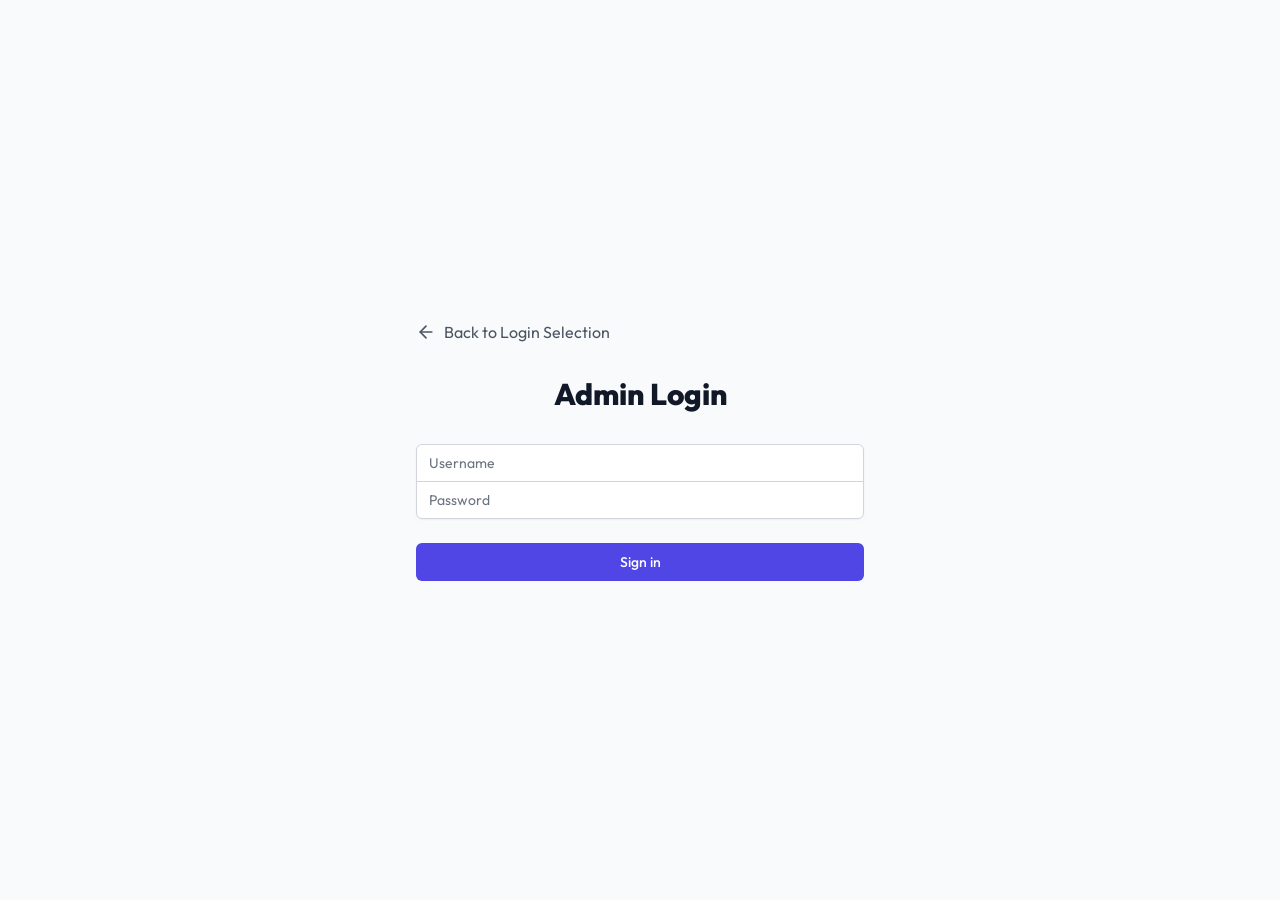
<file: index.html>
<!doctype html>
<html lang="en">

<head>
  <meta charset="UTF-8" />
  <link rel="icon" type="image/svg+xml" href="/vite.svg" />
  <meta name="viewport" content="width=device-width, initial-scale=1.0" />
  <title>Workzo Company - Admin Portal</title>
  <link href="https://fonts.googleapis.com/css2?family=Inter:wght@400;500;600;700&display=swap" rel="stylesheet">
  <script type="module" crossorigin src="/assets/index-BfVmq02g.js"></script>
  <link rel="stylesheet" crossorigin href="/assets/index-C5K2RQPT.css">
</head>

<body>
  <div id="root"></div>
</body>

</html>
</file>
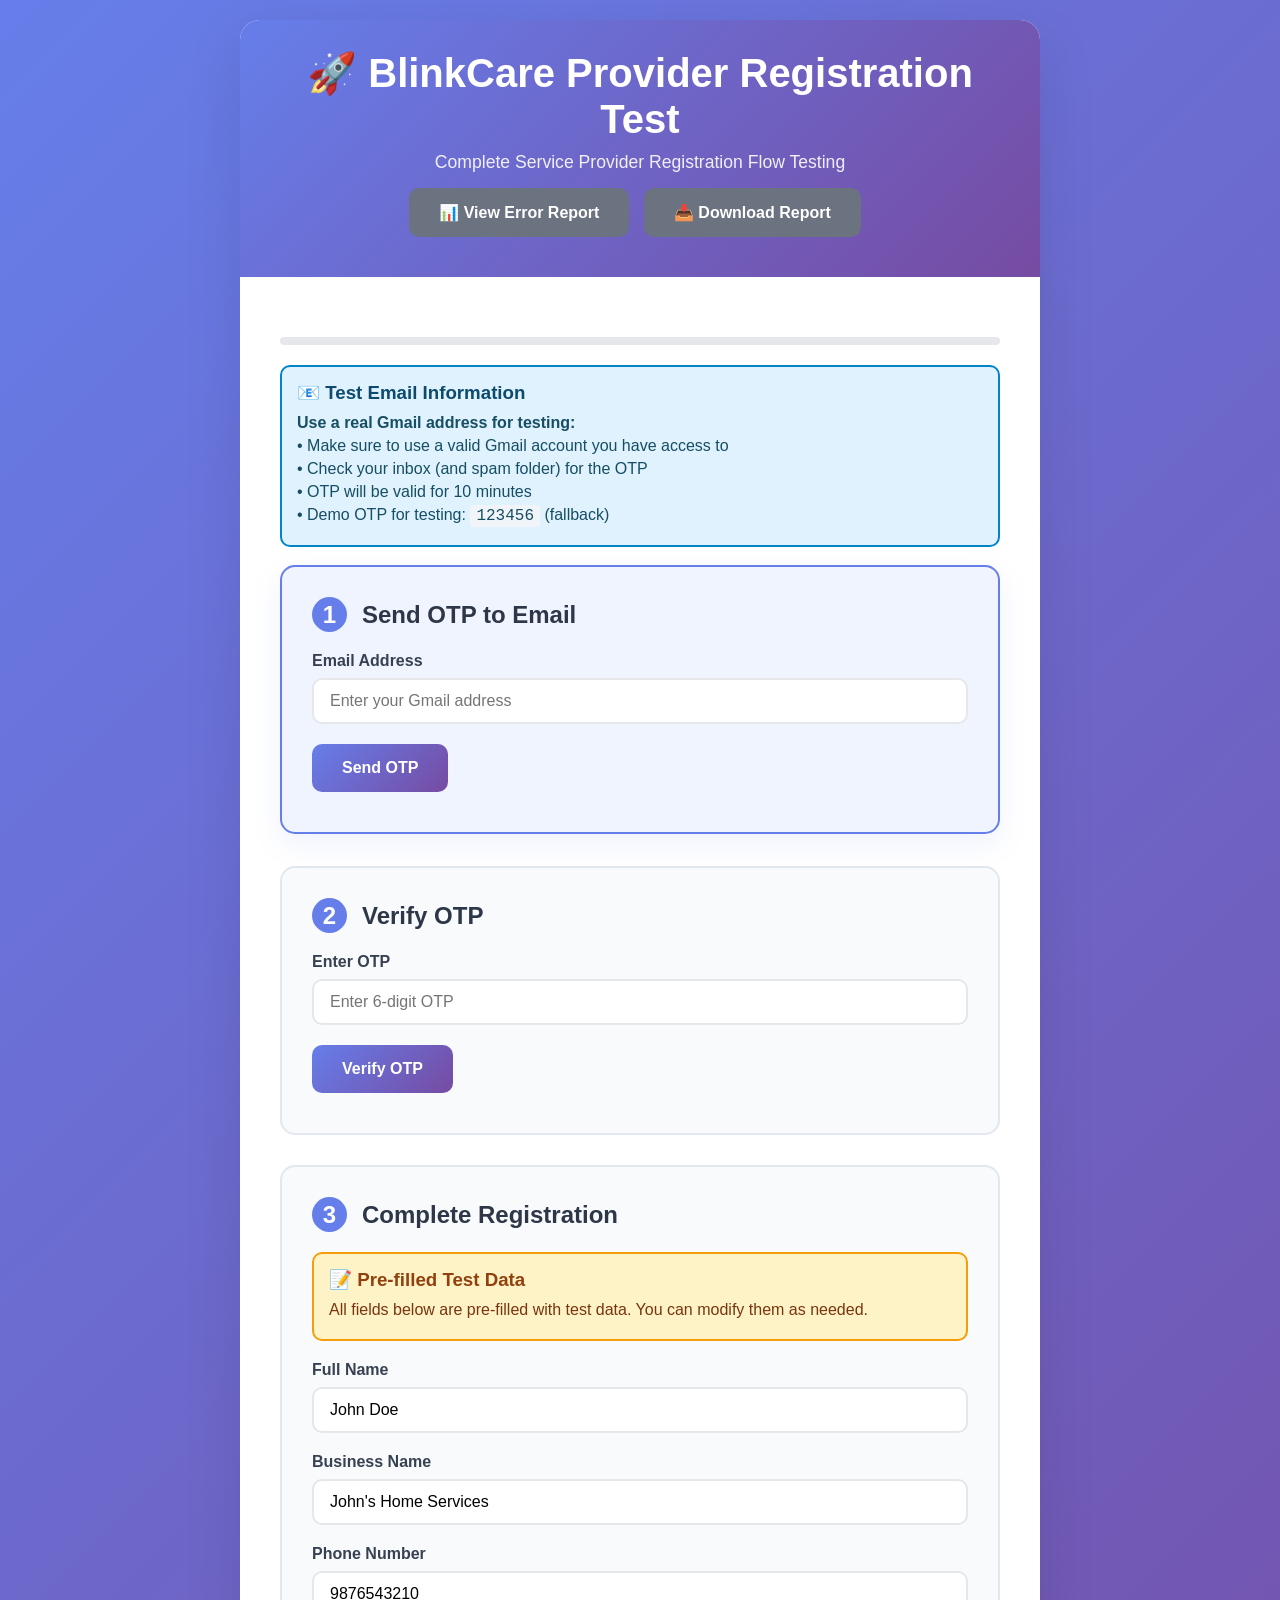
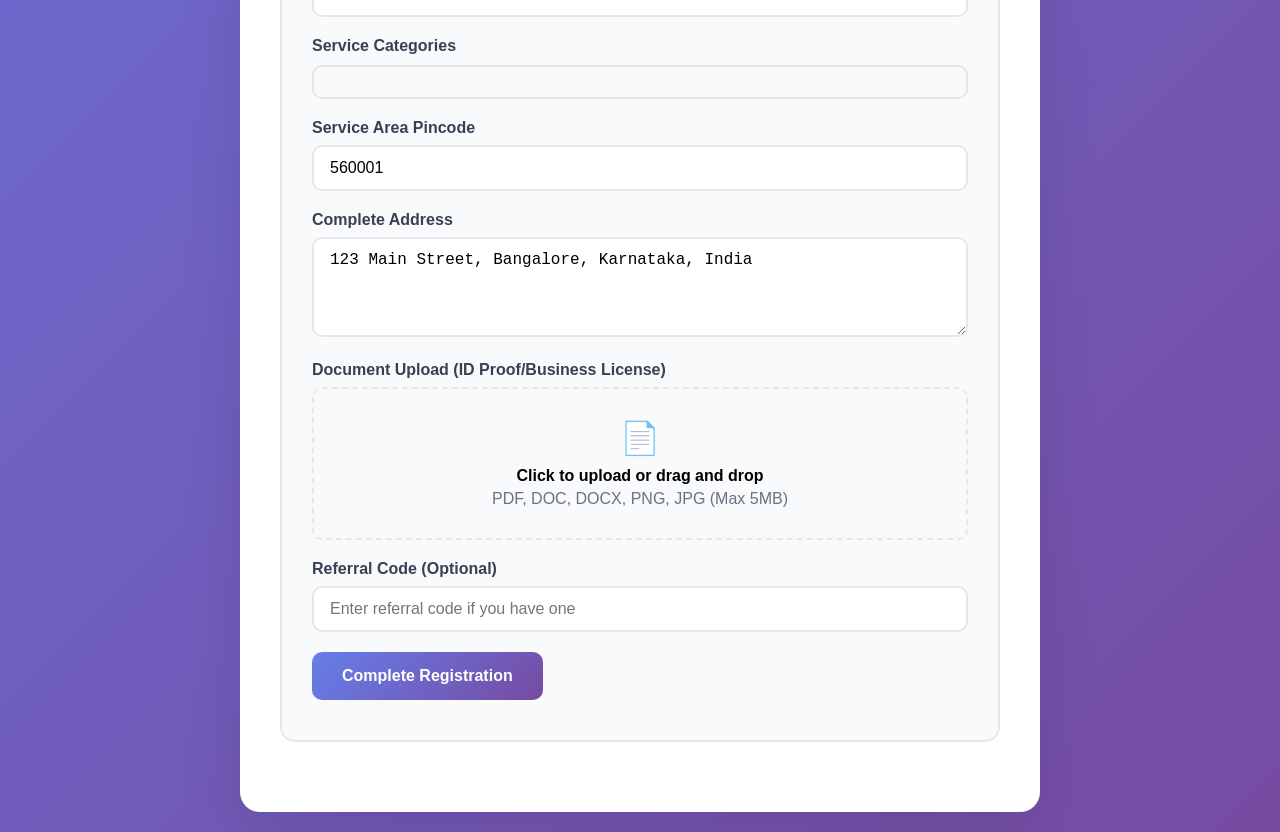
<file: test_provider_full_registration.html>
<!DOCTYPE html>
<html lang="en">
<head>
    <meta charset="UTF-8">
    <meta name="viewport" content="width=device-width, initial-scale=1.0">
    <title>BlinkCare - Service Provider Full Registration Test</title>
    <style>
        * {
            margin: 0;
            padding: 0;
            box-sizing: border-box;
        }

        body {
            font-family: 'Segoe UI', Tahoma, Geneva, Verdana, sans-serif;
            background: linear-gradient(135deg, #667eea 0%, #764ba2 100%);
            min-height: 100vh;
            padding: 20px;
        }

        .container {
            max-width: 800px;
            margin: 0 auto;
            background: white;
            border-radius: 20px;
            box-shadow: 0 20px 60px rgba(0, 0, 0, 0.1);
            overflow: hidden;
        }

        .header {
            background: linear-gradient(135deg, #667eea 0%, #764ba2 100%);
            color: white;
            text-align: center;
            padding: 30px;
        }

        .header h1 {
            font-size: 2.5rem;
            margin-bottom: 10px;
            font-weight: 700;
        }

        .header p {
            font-size: 1.1rem;
            opacity: 0.9;
        }

        .content {
            padding: 40px;
        }

        .step {
            background: #f8fafc;
            border: 2px solid #e2e8f0;
            border-radius: 15px;
            padding: 30px;
            margin-bottom: 30px;
            transition: all 0.3s ease;
        }

        .step.active {
            border-color: #667eea;
            background: #f0f4ff;
            transform: translateY(-2px);
            box-shadow: 0 10px 30px rgba(102, 126, 234, 0.1);
        }

        .step h2 {
            color: #2d3748;
            margin-bottom: 20px;
            font-size: 1.5rem;
            display: flex;
            align-items: center;
        }

        .step-number {
            background: #667eea;
            color: white;
            width: 35px;
            height: 35px;
            border-radius: 50%;
            display: flex;
            align-items: center;
            justify-content: center;
            margin-right: 15px;
            font-weight: bold;
        }

        .form-group {
            margin-bottom: 20px;
        }

        label {
            display: block;
            margin-bottom: 8px;
            font-weight: 600;
            color: #374151;
        }

        input, textarea, select {
            width: 100%;
            padding: 12px 16px;
            border: 2px solid #e5e7eb;
            border-radius: 10px;
            font-size: 1rem;
            transition: all 0.3s ease;
            background: white;
        }

        input:focus, textarea:focus, select:focus {
            outline: none;
            border-color: #667eea;
            box-shadow: 0 0 0 3px rgba(102, 126, 234, 0.1);
        }

        textarea {
            resize: vertical;
            min-height: 100px;
        }

        .checkbox-group {
            display: grid;
            grid-template-columns: repeat(auto-fit, minmax(200px, 1fr));
            gap: 10px;
            margin-top: 10px;
            max-height: 200px;
            overflow-y: auto;
            border: 2px solid #e5e7eb;
            border-radius: 10px;
            padding: 15px;
        }

        .checkbox-item {
            display: flex;
            align-items: center;
            padding: 8px;
            border-radius: 8px;
            transition: background-color 0.2s;
        }

        .checkbox-item:hover {
            background-color: #f3f4f6;
        }

        .checkbox-item input[type="checkbox"] {
            width: auto;
            margin-right: 10px;
            transform: scale(1.2);
        }

        .checkbox-item label {
            margin: 0;
            cursor: pointer;
            font-weight: 500;
        }

        .btn {
            background: linear-gradient(135deg, #667eea 0%, #764ba2 100%);
            color: white;
            padding: 15px 30px;
            border: none;
            border-radius: 10px;
            font-size: 1rem;
            font-weight: 600;
            cursor: pointer;
            transition: all 0.3s ease;
            margin-right: 10px;
            margin-bottom: 10px;
        }

        .btn:hover {
            transform: translateY(-2px);
            box-shadow: 0 10px 20px rgba(102, 126, 234, 0.3);
        }

        .btn:disabled {
            opacity: 0.5;
            cursor: not-allowed;
            transform: none;
            box-shadow: none;
        }

        .btn-secondary {
            background: #6b7280;
        }

        .btn-secondary:hover {
            background: #4b5563;
            box-shadow: 0 10px 20px rgba(107, 114, 128, 0.3);
        }

        .response {
            margin-top: 20px;
            padding: 15px;
            border-radius: 10px;
            font-weight: 500;
        }

        .response.success {
            background: #d1fae5;
            color: #065f46;
            border: 2px solid #10b981;
        }

        .response.error {
            background: #fee2e2;
            color: #991b1b;
            border: 2px solid #ef4444;
        }

        .response.info {
            background: #dbeafe;
            color: #1e40af;
            border: 2px solid #3b82f6;
        }

        .loading {
            display: inline-block;
            width: 20px;
            height: 20px;
            border: 3px solid #f3f3f3;
            border-top: 3px solid #667eea;
            border-radius: 50%;
            animation: spin 1s linear infinite;
            margin-right: 10px;
        }

        @keyframes spin {
            0% { transform: rotate(0deg); }
            100% { transform: rotate(360deg); }
        }

        .progress-bar {
            width: 100%;
            height: 8px;
            background: #e5e7eb;
            border-radius: 4px;
            margin: 20px 0;
            overflow: hidden;
        }

        .progress-fill {
            height: 100%;
            background: linear-gradient(135deg, #667eea 0%, #764ba2 100%);
            border-radius: 4px;
            transition: width 0.3s ease;
        }

        .file-upload {
            border: 2px dashed #e5e7eb;
            border-radius: 10px;
            padding: 30px;
            text-align: center;
            transition: all 0.3s ease;
            cursor: pointer;
        }

        .file-upload:hover {
            border-color: #667eea;
            background: #f8fafc;
        }

        .file-upload.dragover {
            border-color: #667eea;
            background: #f0f4ff;
        }

        .test-data {
            background: #fef3c7;
            border: 2px solid #f59e0b;
            border-radius: 10px;
            padding: 15px;
            margin-bottom: 20px;
        }

        .test-data h3 {
            color: #92400e;
            margin-bottom: 10px;
        }

        .test-data p {
            color: #78350f;
            margin: 5px 0;
        }

        .demo-email {
            background: #e0f2fe;
            border: 2px solid #0284c7;
            border-radius: 10px;
            padding: 15px;
            margin-bottom: 20px;
        }

        .demo-email h3 {
            color: #0c4a6e;
            margin-bottom: 10px;
        }

        .demo-email p {
            color: #164e63;
            margin: 5px 0;
        }

        .demo-email code {
            background: #f1f5f9;
            padding: 2px 6px;
            border-radius: 4px;
            font-family: 'Courier New', monospace;
        }
    </style>
</head>
<body>
    <div class="container">
        <div class="header">
            <h1>🚀 BlinkCare Provider Registration Test</h1>
            <p>Complete Service Provider Registration Flow Testing</p>
            <div style="margin-top: 15px;">
                <button class="btn btn-secondary" onclick="displayErrorReport()" style="margin-right: 10px;">📊 View Error Report</button>
                <button class="btn btn-secondary" onclick="downloadErrorReport()">📥 Download Report</button>
            </div>
        </div>

        <div class="content">
            <!-- Progress Bar -->
            <div class="progress-bar">
                <div class="progress-fill" id="progressFill" style="width: 0%"></div>
            </div>

            <!-- Demo Email Information -->
            <div class="demo-email">
                <h3>📧 Test Email Information</h3>
                <p><strong>Use a real Gmail address for testing:</strong></p>
                <p>• Make sure to use a valid Gmail account you have access to</p>
                <p>• Check your inbox (and spam folder) for the OTP</p>
                <p>• OTP will be valid for 10 minutes</p>
                <p>• Demo OTP for testing: <code>123456</code> (fallback)</p>
            </div>

            <!-- Step 1: Send OTP -->
            <div class="step active" id="step1">
                <h2><span class="step-number">1</span>Send OTP to Email</h2>
                
                <div class="form-group">
                    <label for="email">Email Address</label>
                    <input type="email" id="email" placeholder="Enter your Gmail address" required>
                </div>

                <button class="btn" onclick="sendOTP()">
                    <span id="sendOTPLoader"></span>
                    Send OTP
                </button>

                <div id="otpResponse" class="response" style="display: none;"></div>
            </div>

            <!-- Step 2: Verify OTP -->
            <div class="step" id="step2">
                <h2><span class="step-number">2</span>Verify OTP</h2>
                
                <div class="form-group">
                    <label for="otp">Enter OTP</label>
                    <input type="text" id="otp" placeholder="Enter 6-digit OTP" maxlength="6">
                </div>

                <button class="btn" onclick="verifyOTP()">
                    <span id="verifyOTPLoader"></span>
                    Verify OTP
                </button>

                <div id="verifyResponse" class="response" style="display: none;"></div>
            </div>

            <!-- Step 3: Complete Registration -->
            <div class="step" id="step3">
                <h2><span class="step-number">3</span>Complete Registration</h2>
                
                <div class="test-data">
                    <h3>📝 Pre-filled Test Data</h3>
                    <p>All fields below are pre-filled with test data. You can modify them as needed.</p>
                </div>

                <form id="registrationForm">
                    <div class="form-group">
                        <label for="name">Full Name</label>
                        <input type="text" id="name" name="name" value="John Doe" required>
                    </div>

                    <div class="form-group">
                        <label for="business_name">Business Name</label>
                        <input type="text" id="business_name" name="business_name" value="John's Home Services" required>
                    </div>

                    <div class="form-group">
                        <label for="phone_number">Phone Number</label>
                        <input type="tel" id="phone_number" name="phone_number" value="9876543210" required>
                    </div>

                    <div class="form-group">
                        <label for="service_type">Service Categories</label>
                        <div class="checkbox-group" id="serviceTypesContainer">
                            <!-- Service types will be loaded dynamically -->
                        </div>
                    </div>

                    <div class="form-group">
                        <label for="pincode">Service Area Pincode</label>
                        <input type="text" id="pincode" name="pincode" value="560001" maxlength="6" required>
                    </div>

                    <div class="form-group">
                        <label for="address">Complete Address</label>
                        <textarea id="address" name="address" required>123 Main Street, Bangalore, Karnataka, India</textarea>
                    </div>

                    <div class="form-group">
                        <label for="document">Document Upload (ID Proof/Business License)</label>
                        <div class="file-upload" onclick="document.getElementById('document').click()">
                            <input type="file" id="document" name="document" accept=".pdf,.doc,.docx,.png,.jpg,.jpeg" style="display: none;" onchange="handleFileUpload(this)">
                            <div id="fileUploadText">
                                <div style="font-size: 2rem; margin-bottom: 10px;">📄</div>
                                <p><strong>Click to upload or drag and drop</strong></p>
                                <p style="color: #6b7280; margin-top: 5px;">PDF, DOC, DOCX, PNG, JPG (Max 5MB)</p>
                            </div>
                        </div>
                    </div>

                    <div class="form-group">
                        <label for="referral">Referral Code (Optional)</label>
                        <input type="text" id="referral" name="referral" placeholder="Enter referral code if you have one">
                    </div>

                    <button type="button" class="btn" onclick="completeRegistration()">
                        <span id="registerLoader"></span>
                        Complete Registration
                    </button>
                </form>

                <div id="registerResponse" class="response" style="display: none;"></div>
            </div>

            <!-- Step 4: Results -->
            <div class="step" id="step4" style="display: none;">
                <h2><span class="step-number">✓</span>Registration Complete!</h2>
                <div class="response success">
                    <p><strong>🎉 Congratulations!</strong></p>
                    <p>Your service provider registration has been completed successfully!</p>
                    <p>Please wait for admin approval to start receiving service requests.</p>
                </div>

                <button class="btn btn-secondary" onclick="resetTest()">Reset Test</button>
            </div>

            <!-- Error Report Section -->
            <div class="step" id="errorReportSection" style="display: none;">
                <h2><span class="step-number">📊</span>Error Report & Diagnostics</h2>
                
                <div class="test-data">
                    <h3>🔍 Known Issues & Solutions</h3>
                    <div style="text-align: left;">
                        <p><strong>1. CORS Issues:</strong></p>
                        <ul style="margin-left: 20px; margin-bottom: 15px;">
                            <li>Error: "Load failed" or "CORS policy" errors</li>
                            <li>Solution: Ensure backend server is running with CORS enabled</li>
                            <li>Check: Backend should be accessible at https://workzo.mycartly.in/api</li>
                        </ul>
                        
                        <p><strong>2. Network Connectivity:</strong></p>
                        <ul style="margin-left: 20px; margin-bottom: 15px;">
                            <li>Error: "Failed to fetch" or connection refused</li>
                            <li>Solution: Start backend server with: <code>python3 app.py</code></li>
                            <li>Check: Verify API endpoint is not blocked by firewall</li>
                        </ul>
                        
                        <p><strong>3. Database Connection:</strong></p>
                        <ul style="margin-left: 20px; margin-bottom: 15px;">
                            <li>Error: "Database connection failed"</li>
                            <li>Solution: Ensure MySQL database is running and configured</li>
                            <li>Check: Database credentials in app.py configuration</li>
                        </ul>
                        
                        <p><strong>4. File Upload Issues:</strong></p>
                        <ul style="margin-left: 20px; margin-bottom: 15px;">
                            <li>Error: "Document upload failed"</li>
                            <li>Solution: Check file size (max 5MB) and format (PDF, DOC, PNG, JPG)</li>
                            <li>Check: Ensure uploads directory has write permissions</li>
                        </ul>
                        
                        <p><strong>5. Email/OTP Issues:</strong></p>
                        <ul style="margin-left: 20px; margin-bottom: 15px;">
                            <li>Error: "OTP not received" or "Email sending failed"</li>
                            <li>Solution: Check email configuration in backend</li>
                            <li>Fallback: Use test OTP "123456" for development</li>
                        </ul>
                    </div>
                </div>

                <div class="demo-email">
                    <h3>🛠️ Troubleshooting Steps</h3>
                    <div style="text-align: left;">
                        <p><strong>Step 1: Check Backend Status</strong></p>
                        <p>• Open terminal and run: <code>curl https://workzo.mycartly.in/api/user/categories</code></p>
                        <p>• Should return JSON with categories list</p>
                        
                        <p><strong>Step 2: Check Frontend Status</strong></p>
                        <p>• Open browser and go to: <code>http://localhost:5173</code></p>
                        <p>• Should load the React application</p>
                        
                        <p><strong>Step 3: Check Database</strong></p>
                        <p>• Ensure MySQL is running</p>
                        <p>• Check database connection in backend logs</p>
                        
                        <p><strong>Step 4: Check File Permissions</strong></p>
                        <p>• Ensure uploads directory exists and is writable</p>
                        <p>• Check backend logs for file upload errors</p>
                    </div>
                </div>

                <div class="form-group">
                    <label>System Information</label>
                    <div style="background: #f3f4f6; padding: 15px; border-radius: 8px; font-family: monospace; font-size: 12px;">
                        <div id="systemInfo">Loading system information...</div>
                    </div>
                </div>

                <button class="btn" onclick="runDiagnostics()">🔧 Run Full Diagnostics</button>
                <button class="btn btn-secondary" onclick="document.getElementById('errorReportSection').style.display='none'">Close Report</button>
            </div>
        </div>
    </div>

    <script>
        const API_BASE_URL = 'https://workzo.mycartly.in/api';
        let currentStep = 1;
        let providerEmail = '';
        let serviceTypes = [];
        
        // Error tracking and reporting
        const errorReport = {
            timestamp: new Date().toISOString(),
            errors: [],
            warnings: [],
            steps: {
                step1: { status: 'pending', errors: [], timestamp: null },
                step2: { status: 'pending', errors: [], timestamp: null },
                step3: { status: 'pending', errors: [], timestamp: null }
            },
            networkIssues: [],
            validationErrors: [],
            backendStatus: 'unknown'
        };

        // Error reporting functions
        function logError(step, error, details = {}) {
            const errorEntry = {
                step: step,
                error: error,
                details: details,
                timestamp: new Date().toISOString(),
                userAgent: navigator.userAgent,
                url: window.location.href
            };
            
            errorReport.errors.push(errorEntry);
            errorReport.steps[step].errors.push(errorEntry);
            
            console.error(`[${step}] ${error}`, details);
        }

        function logWarning(step, warning, details = {}) {
            const warningEntry = {
                step: step,
                warning: warning,
                details: details,
                timestamp: new Date().toISOString()
            };
            
            errorReport.warnings.push(warningEntry);
            console.warn(`[${step}] ${warning}`, details);
        }

        function logNetworkIssue(url, error, response = null) {
            const networkIssue = {
                url: url,
                error: error,
                response: response,
                timestamp: new Date().toISOString()
            };
            
            errorReport.networkIssues.push(networkIssue);
            console.error(`[NETWORK] ${url}: ${error}`, response);
        }

        function logValidationError(field, error, value = null) {
            const validationError = {
                field: field,
                error: error,
                value: value,
                timestamp: new Date().toISOString()
            };
            
            errorReport.validationErrors.push(validationError);
            console.error(`[VALIDATION] ${field}: ${error}`, value);
        }

        function logInfo(message, details = {}) {
            console.info(`[INFO] ${message}`, details);
        }

        function updateStepStatus(step, status, error = null) {
            errorReport.steps[step].status = status;
            errorReport.steps[step].timestamp = new Date().toISOString();
            
            if (error) {
                logError(step, error);
            }
        }

        function generateErrorReport() {
            const report = {
                ...errorReport,
                summary: {
                    totalErrors: errorReport.errors.length,
                    totalWarnings: errorReport.warnings.length,
                    networkIssues: errorReport.networkIssues.length,
                    validationErrors: errorReport.validationErrors.length,
                    completedSteps: Object.values(errorReport.steps).filter(s => s.status === 'completed').length,
                    failedSteps: Object.values(errorReport.steps).filter(s => s.status === 'failed').length
                }
            };
            
            return report;
        }

        function displayErrorReport() {
            // Show the full error report section
            document.getElementById('errorReportSection').style.display = 'block';
            document.getElementById('errorReportSection').scrollIntoView({ behavior: 'smooth' });
            
            // Update system information
            updateSystemInfo();
        }

        function updateSystemInfo() {
            const systemInfo = document.getElementById('systemInfo');
            const info = {
                userAgent: navigator.userAgent,
                platform: navigator.platform,
                language: navigator.language,
                cookieEnabled: navigator.cookieEnabled,
                onLine: navigator.onLine,
                timestamp: new Date().toISOString(),
                url: window.location.href,
                referrer: document.referrer,
                screen: {
                    width: screen.width,
                    height: screen.height,
                    colorDepth: screen.colorDepth
                },
                viewport: {
                    width: window.innerWidth,
                    height: window.innerHeight
                }
            };
            
            systemInfo.innerHTML = JSON.stringify(info, null, 2);
        }

        async function runDiagnostics() {
            const diagnostics = {
                timestamp: new Date().toISOString(),
                tests: {}
            };
            
            // Test 1: Backend connectivity
            try {
                const response = await fetch(`${API_BASE_URL}/user/categories`, {
                    method: 'GET',
                    headers: { 'Content-Type': 'application/json' },
                    mode: 'cors'
                });
                
                diagnostics.tests.backendConnectivity = {
                    status: response.ok ? 'pass' : 'fail',
                    statusCode: response.status,
                    responseTime: Date.now(),
                    details: response.ok ? 'Backend is accessible' : `HTTP ${response.status}`
                };
            } catch (error) {
                diagnostics.tests.backendConnectivity = {
                    status: 'fail',
                    error: error.message,
                    details: 'Backend server is not accessible'
                };
            }
            
            // Test 2: CORS support
            try {
                const response = await fetch(`${API_BASE_URL}/user/categories`, {
                    method: 'OPTIONS',
                    headers: { 'Content-Type': 'application/json' },
                    mode: 'cors'
                });
                
                diagnostics.tests.corsSupport = {
                    status: response.ok ? 'pass' : 'fail',
                    statusCode: response.status,
                    details: response.ok ? 'CORS is properly configured' : 'CORS issues detected'
                };
            } catch (error) {
                diagnostics.tests.corsSupport = {
                    status: 'fail',
                    error: error.message,
                    details: 'CORS test failed'
                };
            }
            
            // Test 3: Service types endpoint
            try {
                const response = await fetch(`${API_BASE_URL}/user/categories`);
                const data = await response.json();
                
                diagnostics.tests.serviceTypesEndpoint = {
                    status: (response.ok && data.success && data.categories) ? 'pass' : 'fail',
                    statusCode: response.status,
                    categoriesCount: data.categories ? data.categories.length : 0,
                    details: data.success ? 'Service types loaded successfully' : 'Invalid response format'
                };
            } catch (error) {
                diagnostics.tests.serviceTypesEndpoint = {
                    status: 'fail',
                    error: error.message,
                    details: 'Service types endpoint failed'
                };
            }
            
            // Test 4: File upload capability
            try {
                const testFile = new File(['test content'], 'test.txt', { type: 'text/plain' });
                const formData = new FormData();
                formData.append('test', testFile);
                
                diagnostics.tests.fileUploadCapability = {
                    status: 'pass',
                    details: 'File upload capability is available',
                    supportedTypes: ['text/plain', 'application/pdf', 'image/png', 'image/jpeg']
                };
            } catch (error) {
                diagnostics.tests.fileUploadCapability = {
                    status: 'fail',
                    error: error.message,
                    details: 'File upload capability test failed'
                };
            }
            
            // Display diagnostics results
            const report = generateErrorReport();
            const diagnosticsHTML = `
                <div style="background: #f3f4f6; padding: 15px; border-radius: 8px; margin-top: 15px;">
                    <h4>🔧 Diagnostic Results</h4>
                    <div style="font-family: monospace; font-size: 12px;">
                        ${Object.entries(diagnostics.tests).map(([test, result]) => `
                            <div style="margin: 5px 0; padding: 5px; border-radius: 4px; background: ${result.status === 'pass' ? '#d1fae5' : '#fee2e2'};">
                                <strong>${test}:</strong> ${result.status === 'pass' ? '✅' : '❌'} ${result.details}
                                ${result.statusCode ? ` (${result.statusCode})` : ''}
                            </div>
                        `).join('')}
                    </div>
                </div>
            `;
            
            document.getElementById('errorReportSection').insertAdjacentHTML('beforeend', diagnosticsHTML);
            
            // Add to error report
            errorReport.diagnostics = diagnostics;
        }

        function downloadErrorReport() {
            const report = generateErrorReport();
            const blob = new Blob([JSON.stringify(report, null, 2)], { type: 'application/json' });
            const url = URL.createObjectURL(blob);
            const a = document.createElement('a');
            a.href = url;
            a.download = `blinkcare-error-report-${new Date().toISOString().split('T')[0]}.json`;
            document.body.appendChild(a);
            a.click();
            document.body.removeChild(a);
            URL.revokeObjectURL(url);
        }

        // Global error handler
        window.addEventListener('error', function(event) {
            logError('global', event.error?.message || event.message, {
                filename: event.filename,
                lineno: event.lineno,
                colno: event.colno,
                stack: event.error?.stack
            });
            displayErrorReport();
        });

        window.addEventListener('unhandledrejection', function(event) {
            logError('global', 'Unhandled Promise Rejection', {
                reason: event.reason?.toString(),
                stack: event.reason?.stack
            });
            displayErrorReport();
            
            // Prevent the default behavior (console error)
            event.preventDefault();
        });

        // Additional error handling for fetch operations
        const originalFetch = window.fetch;
        window.fetch = function(...args) {
            return originalFetch.apply(this, args)
                .then(response => {
                    if (!response.ok) {
                        logNetworkIssue(args[0], `HTTP ${response.status}: ${response.statusText}`, {
                            status: response.status,
                            statusText: response.statusText
                        });
                    }
                    return response;
                })
                .catch(error => {
                    logNetworkIssue(args[0], error.message, error);
                    throw error;
                });
        };

        // Initialize the test
        document.addEventListener('DOMContentLoaded', function() {
            loadServiceTypes();
            setupFileUpload();
        });

        // Load service categories
        async function loadServiceTypes() {
            try {
                const response = await fetch(`${API_BASE_URL}/user/categories`, {
                    method: 'GET',
                    headers: {
                        'Content-Type': 'application/json',
                    },
                    mode: 'cors'
                });
                
                if (!response.ok) {
                    const errorMsg = `HTTP error! status: ${response.status}`;
                    logNetworkIssue(`${API_BASE_URL}/user/categories`, errorMsg, {
                        status: response.status,
                        statusText: response.statusText
                    });
                    throw new Error(errorMsg);
                }
                
                const data = await response.json();
                
                // Handle both response formats (with and without success field)
                if ((data.success && data.categories) || data.categories) {
                    serviceTypes = data.categories;
                    renderServiceTypes();
                    logInfo('Service types loaded successfully', { count: data.categories.length });
                } else {
                    const errorMsg = 'Invalid response format from categories API';
                    logError('initialization', errorMsg, { response: data });
                    throw new Error(errorMsg);
                }
            } catch (error) {
                logError('initialization', 'Failed to load service types', {
                    error: error.message,
                    stack: error.stack
                });
                
                // Use fallback data
                serviceTypes = [
                    { name: 'Plumbing' },
                    { name: 'Electrical' },
                    { name: 'AC Repair' },
                    { name: 'Carpentry' },
                    { name: 'Painting' },
                    { name: 'Cleaning' },
                    { name: 'Pest Control' },
                    { name: 'Appliance Repair' },
                    { name: 'Home Appliances' },
                    { name: 'Beauty & Spa' }
                ];
                renderServiceTypes();
                logWarning('initialization', 'Using fallback service types', { count: serviceTypes.length });
            }
        }

        // Render service types as checkboxes
        function renderServiceTypes() {
            const container = document.getElementById('serviceTypesContainer');
            container.innerHTML = '';
            
            serviceTypes.forEach((service, index) => {
                const div = document.createElement('div');
                div.className = 'checkbox-item';
                
                div.innerHTML = `
                    <input type="checkbox" id="service_${index}" name="service_type" value="${service.name}" ${index < 3 ? 'checked' : ''}>
                    <label for="service_${index}">${service.name}</label>
                `;
                
                container.appendChild(div);
            });
        }

        // Setup file upload drag and drop
        function setupFileUpload() {
            const fileUpload = document.querySelector('.file-upload');
            
            fileUpload.addEventListener('dragover', function(e) {
                e.preventDefault();
                this.classList.add('dragover');
            });
            
            fileUpload.addEventListener('dragleave', function(e) {
                e.preventDefault();
                this.classList.remove('dragover');
            });
            
            fileUpload.addEventListener('drop', function(e) {
                e.preventDefault();
                this.classList.remove('dragover');
                
                const files = e.dataTransfer.files;
                if (files.length > 0) {
                    document.getElementById('document').files = files;
                    handleFileUpload(document.getElementById('document'));
                }
            });
        }

        // Handle file upload
        function handleFileUpload(input) {
            const file = input.files[0];
            const textElement = document.getElementById('fileUploadText');
            
            if (file) {
                textElement.innerHTML = `
                    <div style="font-size: 2rem; margin-bottom: 10px;">✅</div>
                    <p><strong>File Selected: ${file.name}</strong></p>
                    <p style="color: #6b7280; margin-top: 5px;">Size: ${(file.size / 1024 / 1024).toFixed(2)} MB</p>
                `;
            }
        }

        // Step 1: Send OTP
        async function sendOTP() {
            const email = document.getElementById('email').value.trim();
            const loader = document.getElementById('sendOTPLoader');
            const response = document.getElementById('otpResponse');
            
            if (!email) {
                logValidationError('email', 'Email address is required');
                showResponse('otpResponse', 'Please enter an email address', 'error');
                return;
            }
            
            if (!isValidEmail(email)) {
                logValidationError('email', 'Invalid email format', email);
                showResponse('otpResponse', 'Please enter a valid email address', 'error');
                return;
            }
            
            loader.innerHTML = '<div class="loading"></div>';
            updateStepStatus('step1', 'in_progress');
            
            try {
                const res = await fetch(`${API_BASE_URL}/provider/send-otp`, {
                    method: 'POST',
                    headers: {
                        'Content-Type': 'application/json'
                    },
                    body: JSON.stringify({ email })
                });
                
                if (!res.ok) {
                    const errorMsg = `HTTP error! status: ${res.status}`;
                    logNetworkIssue(`${API_BASE_URL}/provider/send-otp`, errorMsg, {
                        status: res.status,
                        statusText: res.statusText,
                        email: email
                    });
                    throw new Error(errorMsg);
                }
                
                const data = await res.json();
                
                if (data.success) {
                    providerEmail = email;
                    updateStepStatus('step1', 'completed');
                    showResponse('otpResponse', `✅ OTP sent successfully to ${email}! Check your inbox (and spam folder). Test OTP: ${data.otp || '123456'}`, 'success');
                    activateStep(2);
                    updateProgress(33);
                    logInfo('OTP sent successfully', { email: email, otp: data.otp });
                } else {
                    const errorMsg = data.message || 'Unknown error';
                    logError('step1', 'OTP send failed', { email: email, response: data });
                    updateStepStatus('step1', 'failed', errorMsg);
                    showResponse('otpResponse', `❌ ${errorMsg}`, 'error');
                }
            } catch (error) {
                const errorMsg = `Failed to send OTP: ${error.message}`;
                logError('step1', errorMsg, { 
                    email: email, 
                    error: error.message,
                    stack: error.stack 
                });
                updateStepStatus('step1', 'failed', errorMsg);
                showResponse('otpResponse', '❌ Failed to send OTP. Please check if the backend server is running.', 'error');
                displayErrorReport();
            } finally {
                loader.innerHTML = '';
            }
        }

        // Step 2: Verify OTP
        async function verifyOTP() {
            const otp = document.getElementById('otp').value.trim();
            const loader = document.getElementById('verifyOTPLoader');
            
            if (!otp) {
                showResponse('verifyResponse', 'Please enter the OTP', 'error');
                return;
            }
            
            if (!providerEmail) {
                showResponse('verifyResponse', 'Please send OTP first', 'error');
                return;
            }
            
            loader.innerHTML = '<div class="loading"></div>';
            
            try {
                const res = await fetch(`${API_BASE_URL}/provider/verify-otp`, {
                    method: 'POST',
                    headers: {
                        'Content-Type': 'application/json'
                    },
                    body: JSON.stringify({ 
                        email: providerEmail, 
                        otp: otp 
                    })
                });
                
                const data = await res.json();
                
                if (data.success) {
                    if (data.is_existing) {
                        showResponse('verifyResponse', '✅ Login successful! You are already registered.', 'success');
                        document.getElementById('step4').style.display = 'block';
                        updateProgress(100);
                    } else {
                        showResponse('verifyResponse', '✅ OTP verified successfully! Please complete your registration.', 'success');
                        document.getElementById('email').value = data.email;
                        activateStep(3);
                        updateProgress(66);
                    }
                } else {
                    showResponse('verifyResponse', `❌ ${data.message}`, 'error');
                }
            } catch (error) {
                console.error('Error verifying OTP:', error);
                showResponse('verifyResponse', '❌ Failed to verify OTP. Please try again.', 'error');
            } finally {
                loader.innerHTML = '';
            }
        }

        // Step 3: Complete Registration
        async function completeRegistration() {
            const loader = document.getElementById('registerLoader');
            const form = document.getElementById('registrationForm');
            const formData = new FormData();
            
            try {
                // Get form data
                const name = document.getElementById('name').value.trim();
                const business_name = document.getElementById('business_name').value.trim();
                const phone_number = document.getElementById('phone_number').value.trim();
                const pincode = document.getElementById('pincode').value.trim();
                const address = document.getElementById('address').value.trim();
                const referral = document.getElementById('referral').value.trim();
                const documentFile = document.getElementById('document').files[0];
                
                logInfo('Starting registration process', { 
                    name, business_name, phone_number, pincode, 
                    hasDocument: !!documentFile, referral 
                });
            
                // Get selected service types
                const selectedServices = [];
                const serviceCheckboxes = document.querySelectorAll('input[name="service_type"]:checked');
                serviceCheckboxes.forEach(checkbox => {
                    selectedServices.push(checkbox.value);
                });
                
                logInfo('Selected services', { selectedServices });
                
                // Validation
                if (!name || !business_name || !phone_number || !pincode || !address) {
                    const errorMsg = 'Please fill in all required fields';
                    logValidationError('form', errorMsg);
                    showResponse('registerResponse', `❌ ${errorMsg}`, 'error');
                    return;
                }
                
                if (selectedServices.length === 0) {
                    const errorMsg = 'Please select at least one service category';
                    logValidationError('service_type', errorMsg);
                    showResponse('registerResponse', `❌ ${errorMsg}`, 'error');
                    return;
                }
                
                if (!documentFile) {
                    const errorMsg = 'Please upload a document';
                    logValidationError('document', errorMsg);
                    showResponse('registerResponse', `❌ ${errorMsg}`, 'error');
                    return;
                }
                
                if (pincode.length !== 6 || !/^\d{6}$/.test(pincode)) {
                    const errorMsg = 'Please enter a valid 6-digit pincode';
                    logValidationError('pincode', errorMsg, pincode);
                    showResponse('registerResponse', `❌ ${errorMsg}`, 'error');
                    return;
                }
                
                if (phone_number.length !== 10 || !/^\d{10}$/.test(phone_number)) {
                    const errorMsg = 'Please enter a valid 10-digit phone number';
                    logValidationError('phone_number', errorMsg, phone_number);
                    showResponse('registerResponse', `❌ ${errorMsg}`, 'error');
                    return;
                }
                
                loader.innerHTML = '<div class="loading"></div>';
                updateStepStatus('step3', 'in_progress');
                
                // Prepare form data
                formData.append('name', name);
                formData.append('email', providerEmail);
                formData.append('business_name', business_name);
                formData.append('phone_number', phone_number);
                formData.append('pincode', pincode);
                formData.append('address', address);
                formData.append('document', documentFile);
                
                if (referral) {
                    formData.append('referral', referral);
                }
                
                // Append service types
                selectedServices.forEach(service => {
                    formData.append('service_type[]', service);
                });
                
                logInfo('Sending registration request', { 
                    email: providerEmail, 
                    serviceCount: selectedServices.length,
                    hasDocument: !!documentFile 
                });
                
                const res = await fetch(`${API_BASE_URL}/provider/register`, {
                    method: 'POST',
                    body: formData
                });
                
                if (!res.ok) {
                    const errorMsg = `HTTP error! status: ${res.status}`;
                    logNetworkIssue(`${API_BASE_URL}/provider/register`, errorMsg, {
                        status: res.status,
                        statusText: res.statusText
                    });
                    throw new Error(errorMsg);
                }
                
                let data;
                try {
                    const responseText = await res.text();
                    logInfo('Raw response received', { responseText: responseText.substring(0, 200) });
                    data = JSON.parse(responseText);
                } catch (parseError) {
                    logError('step3', 'Failed to parse response', { 
                        parseError: parseError.message,
                        responseText: responseText || 'No response text available'
                    });
                    throw new Error('Invalid response format from server');
                }
                
                logInfo('Registration response received', { success: data.success, message: data.message });
                
                if (data.success) {
                    updateStepStatus('step3', 'completed');
                    showResponse('registerResponse', '🎉 Registration completed successfully! Please wait for admin approval.', 'success');
                    document.getElementById('step4').style.display = 'block';
                    updateProgress(100);
                    
                    // Auto-scroll to results
                    setTimeout(() => {
                        document.getElementById('step4').scrollIntoView({ behavior: 'smooth' });
                    }, 1000);
                } else {
                    const errorMsg = data.message || 'Registration failed';
                    logError('step3', 'Registration failed', { response: data });
                    updateStepStatus('step3', 'failed', errorMsg);
                    showResponse('registerResponse', `❌ ${errorMsg}`, 'error');
                }
            } catch (error) {
                const errorMsg = `Failed to complete registration: ${error.message}`;
                logError('step3', errorMsg, { 
                    error: error.message,
                    stack: error.stack 
                });
                updateStepStatus('step3', 'failed', errorMsg);
                showResponse('registerResponse', `❌ ${errorMsg}`, 'error');
                displayErrorReport();
            } finally {
                loader.innerHTML = '';
            }
        }

        // Utility functions
        function isValidEmail(email) {
            const emailRegex = /^[^\s@]+@[^\s@]+\.[^\s@]+$/;
            return emailRegex.test(email);
        }

        function showResponse(elementId, message, type) {
            const element = document.getElementById(elementId);
            element.textContent = message;
            element.className = `response ${type}`;
            element.style.display = 'block';
        }

        function activateStep(stepNumber) {
            // Remove active class from all steps
            document.querySelectorAll('.step').forEach(step => {
                step.classList.remove('active');
            });
            
            // Add active class to current step
            document.getElementById(`step${stepNumber}`).classList.add('active');
            currentStep = stepNumber;
        }

        function updateProgress(percentage) {
            document.getElementById('progressFill').style.width = `${percentage}%`;
        }

        function resetTest() {
            // Reset all form fields
            document.getElementById('email').value = '';
            document.getElementById('otp').value = '';
            document.getElementById('registrationForm').reset();
            
            // Reset state
            currentStep = 1;
            providerEmail = '';
            
            // Reset error report
            errorReport.errors = [];
            errorReport.warnings = [];
            errorReport.networkIssues = [];
            errorReport.validationErrors = [];
            errorReport.steps = {
                step1: { status: 'pending', errors: [], timestamp: null },
                step2: { status: 'pending', errors: [], timestamp: null },
                step3: { status: 'pending', errors: [], timestamp: null }
            };
            
            // Reset UI
            document.querySelectorAll('.response').forEach(el => {
                el.style.display = 'none';
            });
            
            document.getElementById('step4').style.display = 'none';
            document.getElementById('errorReportSection').style.display = 'none';
            
            // Remove any floating error reports
            const existingReport = document.getElementById('errorReport');
            if (existingReport) {
                existingReport.remove();
            }
            
            activateStep(1);
            updateProgress(0);
            
            // Reset file upload
            document.getElementById('fileUploadText').innerHTML = `
                <div style="font-size: 2rem; margin-bottom: 10px;">📄</div>
                <p><strong>Click to upload or drag and drop</strong></p>
                <p style="color: #6b7280; margin-top: 5px;">PDF, DOC, DOCX, PNG, JPG (Max 5MB)</p>
            `;
            
            // Reload service types and pre-select some
            renderServiceTypes();
            
            // Scroll to top
            window.scrollTo({ top: 0, behavior: 'smooth' });
            
            logInfo('Test reset completed');
        }
    </script>
</body>
</html>
</file>
<file: assets/index-C5K2RQPT.css>
@import"https://fonts.googleapis.com/css2?family=Outfit:wght@300;400;500;600;700&display=swap";/*!
* Quill Editor v2.0.3
* https://quilljs.com
* Copyright (c) 2017-2024, Slab
* Copyright (c) 2014, Jason Chen
* Copyright (c) 2013, salesforce.com
*/.ql-container{box-sizing:border-box;font-family:Helvetica,Arial,sans-serif;font-size:13px;height:100%;margin:0;position:relative}.ql-container.ql-disabled .ql-tooltip{visibility:hidden}.ql-container:not(.ql-disabled) li[data-list=checked]>.ql-ui,.ql-container:not(.ql-disabled) li[data-list=unchecked]>.ql-ui{cursor:pointer}.ql-clipboard{left:-100000px;height:1px;overflow-y:hidden;position:absolute;top:50%}.ql-clipboard p{margin:0;padding:0}.ql-editor{box-sizing:border-box;counter-reset:list-0 list-1 list-2 list-3 list-4 list-5 list-6 list-7 list-8 list-9;line-height:1.42;height:100%;outline:none;overflow-y:auto;padding:12px 15px;-o-tab-size:4;tab-size:4;-moz-tab-size:4;text-align:left;white-space:pre-wrap;word-wrap:break-word}.ql-editor>*{cursor:text}.ql-editor p,.ql-editor ol,.ql-editor pre,.ql-editor blockquote,.ql-editor h1,.ql-editor h2,.ql-editor h3,.ql-editor h4,.ql-editor h5,.ql-editor h6{margin:0;padding:0}@supports (counter-set:none){.ql-editor p,.ql-editor h1,.ql-editor h2,.ql-editor h3,.ql-editor h4,.ql-editor h5,.ql-editor h6{counter-set:list-0 list-1 list-2 list-3 list-4 list-5 list-6 list-7 list-8 list-9}}@supports not (counter-set:none){.ql-editor p,.ql-editor h1,.ql-editor h2,.ql-editor h3,.ql-editor h4,.ql-editor h5,.ql-editor h6{counter-reset:list-0 list-1 list-2 list-3 list-4 list-5 list-6 list-7 list-8 list-9}}.ql-editor table{border-collapse:collapse}.ql-editor td{border:1px solid #000;padding:2px 5px}.ql-editor ol{padding-left:1.5em}.ql-editor li{list-style-type:none;padding-left:1.5em;position:relative}.ql-editor li>.ql-ui:before{display:inline-block;margin-left:-1.5em;margin-right:.3em;text-align:right;white-space:nowrap;width:1.2em}.ql-editor li[data-list=checked]>.ql-ui,.ql-editor li[data-list=unchecked]>.ql-ui{color:#777}.ql-editor li[data-list=bullet]>.ql-ui:before{content:"•"}.ql-editor li[data-list=checked]>.ql-ui:before{content:"☑"}.ql-editor li[data-list=unchecked]>.ql-ui:before{content:"☐"}@supports (counter-set:none){.ql-editor li[data-list]{counter-set:list-1 list-2 list-3 list-4 list-5 list-6 list-7 list-8 list-9}}@supports not (counter-set:none){.ql-editor li[data-list]{counter-reset:list-1 list-2 list-3 list-4 list-5 list-6 list-7 list-8 list-9}}.ql-editor li[data-list=ordered]{counter-increment:list-0}.ql-editor li[data-list=ordered]>.ql-ui:before{content:counter(list-0,decimal) ". "}.ql-editor li[data-list=ordered].ql-indent-1{counter-increment:list-1}.ql-editor li[data-list=ordered].ql-indent-1>.ql-ui:before{content:counter(list-1,lower-alpha) ". "}@supports (counter-set:none){.ql-editor li[data-list].ql-indent-1{counter-set:list-2 list-3 list-4 list-5 list-6 list-7 list-8 list-9}}@supports not (counter-set:none){.ql-editor li[data-list].ql-indent-1{counter-reset:list-2 list-3 list-4 list-5 list-6 list-7 list-8 list-9}}.ql-editor li[data-list=ordered].ql-indent-2{counter-increment:list-2}.ql-editor li[data-list=ordered].ql-indent-2>.ql-ui:before{content:counter(list-2,lower-roman) ". "}@supports (counter-set:none){.ql-editor li[data-list].ql-indent-2{counter-set:list-3 list-4 list-5 list-6 list-7 list-8 list-9}}@supports not (counter-set:none){.ql-editor li[data-list].ql-indent-2{counter-reset:list-3 list-4 list-5 list-6 list-7 list-8 list-9}}.ql-editor li[data-list=ordered].ql-indent-3{counter-increment:list-3}.ql-editor li[data-list=ordered].ql-indent-3>.ql-ui:before{content:counter(list-3,decimal) ". "}@supports (counter-set:none){.ql-editor li[data-list].ql-indent-3{counter-set:list-4 list-5 list-6 list-7 list-8 list-9}}@supports not (counter-set:none){.ql-editor li[data-list].ql-indent-3{counter-reset:list-4 list-5 list-6 list-7 list-8 list-9}}.ql-editor li[data-list=ordered].ql-indent-4{counter-increment:list-4}.ql-editor li[data-list=ordered].ql-indent-4>.ql-ui:before{content:counter(list-4,lower-alpha) ". "}@supports (counter-set:none){.ql-editor li[data-list].ql-indent-4{counter-set:list-5 list-6 list-7 list-8 list-9}}@supports not (counter-set:none){.ql-editor li[data-list].ql-indent-4{counter-reset:list-5 list-6 list-7 list-8 list-9}}.ql-editor li[data-list=ordered].ql-indent-5{counter-increment:list-5}.ql-editor li[data-list=ordered].ql-indent-5>.ql-ui:before{content:counter(list-5,lower-roman) ". "}@supports (counter-set:none){.ql-editor li[data-list].ql-indent-5{counter-set:list-6 list-7 list-8 list-9}}@supports not (counter-set:none){.ql-editor li[data-list].ql-indent-5{counter-reset:list-6 list-7 list-8 list-9}}.ql-editor li[data-list=ordered].ql-indent-6{counter-increment:list-6}.ql-editor li[data-list=ordered].ql-indent-6>.ql-ui:before{content:counter(list-6,decimal) ". "}@supports (counter-set:none){.ql-editor li[data-list].ql-indent-6{counter-set:list-7 list-8 list-9}}@supports not (counter-set:none){.ql-editor li[data-list].ql-indent-6{counter-reset:list-7 list-8 list-9}}.ql-editor li[data-list=ordered].ql-indent-7{counter-increment:list-7}.ql-editor li[data-list=ordered].ql-indent-7>.ql-ui:before{content:counter(list-7,lower-alpha) ". "}@supports (counter-set:none){.ql-editor li[data-list].ql-indent-7{counter-set:list-8 list-9}}@supports not (counter-set:none){.ql-editor li[data-list].ql-indent-7{counter-reset:list-8 list-9}}.ql-editor li[data-list=ordered].ql-indent-8{counter-increment:list-8}.ql-editor li[data-list=ordered].ql-indent-8>.ql-ui:before{content:counter(list-8,lower-roman) ". "}@supports (counter-set:none){.ql-editor li[data-list].ql-indent-8{counter-set:list-9}}@supports not (counter-set:none){.ql-editor li[data-list].ql-indent-8{counter-reset:list-9}}.ql-editor li[data-list=ordered].ql-indent-9{counter-increment:list-9}.ql-editor li[data-list=ordered].ql-indent-9>.ql-ui:before{content:counter(list-9,decimal) ". "}.ql-editor .ql-indent-1:not(.ql-direction-rtl){padding-left:3em}.ql-editor li.ql-indent-1:not(.ql-direction-rtl){padding-left:4.5em}.ql-editor .ql-indent-1.ql-direction-rtl.ql-align-right{padding-right:3em}.ql-editor li.ql-indent-1.ql-direction-rtl.ql-align-right{padding-right:4.5em}.ql-editor .ql-indent-2:not(.ql-direction-rtl){padding-left:6em}.ql-editor li.ql-indent-2:not(.ql-direction-rtl){padding-left:7.5em}.ql-editor .ql-indent-2.ql-direction-rtl.ql-align-right{padding-right:6em}.ql-editor li.ql-indent-2.ql-direction-rtl.ql-align-right{padding-right:7.5em}.ql-editor .ql-indent-3:not(.ql-direction-rtl){padding-left:9em}.ql-editor li.ql-indent-3:not(.ql-direction-rtl){padding-left:10.5em}.ql-editor .ql-indent-3.ql-direction-rtl.ql-align-right{padding-right:9em}.ql-editor li.ql-indent-3.ql-direction-rtl.ql-align-right{padding-right:10.5em}.ql-editor .ql-indent-4:not(.ql-direction-rtl){padding-left:12em}.ql-editor li.ql-indent-4:not(.ql-direction-rtl){padding-left:13.5em}.ql-editor .ql-indent-4.ql-direction-rtl.ql-align-right{padding-right:12em}.ql-editor li.ql-indent-4.ql-direction-rtl.ql-align-right{padding-right:13.5em}.ql-editor .ql-indent-5:not(.ql-direction-rtl){padding-left:15em}.ql-editor li.ql-indent-5:not(.ql-direction-rtl){padding-left:16.5em}.ql-editor .ql-indent-5.ql-direction-rtl.ql-align-right{padding-right:15em}.ql-editor li.ql-indent-5.ql-direction-rtl.ql-align-right{padding-right:16.5em}.ql-editor .ql-indent-6:not(.ql-direction-rtl){padding-left:18em}.ql-editor li.ql-indent-6:not(.ql-direction-rtl){padding-left:19.5em}.ql-editor .ql-indent-6.ql-direction-rtl.ql-align-right{padding-right:18em}.ql-editor li.ql-indent-6.ql-direction-rtl.ql-align-right{padding-right:19.5em}.ql-editor .ql-indent-7:not(.ql-direction-rtl){padding-left:21em}.ql-editor li.ql-indent-7:not(.ql-direction-rtl){padding-left:22.5em}.ql-editor .ql-indent-7.ql-direction-rtl.ql-align-right{padding-right:21em}.ql-editor li.ql-indent-7.ql-direction-rtl.ql-align-right{padding-right:22.5em}.ql-editor .ql-indent-8:not(.ql-direction-rtl){padding-left:24em}.ql-editor li.ql-indent-8:not(.ql-direction-rtl){padding-left:25.5em}.ql-editor .ql-indent-8.ql-direction-rtl.ql-align-right{padding-right:24em}.ql-editor li.ql-indent-8.ql-direction-rtl.ql-align-right{padding-right:25.5em}.ql-editor .ql-indent-9:not(.ql-direction-rtl){padding-left:27em}.ql-editor li.ql-indent-9:not(.ql-direction-rtl){padding-left:28.5em}.ql-editor .ql-indent-9.ql-direction-rtl.ql-align-right{padding-right:27em}.ql-editor li.ql-indent-9.ql-direction-rtl.ql-align-right{padding-right:28.5em}.ql-editor li.ql-direction-rtl{padding-right:1.5em}.ql-editor li.ql-direction-rtl>.ql-ui:before{margin-left:.3em;margin-right:-1.5em;text-align:left}.ql-editor table{table-layout:fixed;width:100%}.ql-editor table td{outline:none}.ql-editor .ql-code-block-container{font-family:monospace}.ql-editor .ql-video{display:block;max-width:100%}.ql-editor .ql-video.ql-align-center{margin:0 auto}.ql-editor .ql-video.ql-align-right{margin:0 0 0 auto}.ql-editor .ql-bg-black{background-color:#000}.ql-editor .ql-bg-red{background-color:#e60000}.ql-editor .ql-bg-orange{background-color:#f90}.ql-editor .ql-bg-yellow{background-color:#ff0}.ql-editor .ql-bg-green{background-color:#008a00}.ql-editor .ql-bg-blue{background-color:#06c}.ql-editor .ql-bg-purple{background-color:#93f}.ql-editor .ql-color-white{color:#fff}.ql-editor .ql-color-red{color:#e60000}.ql-editor .ql-color-orange{color:#f90}.ql-editor .ql-color-yellow{color:#ff0}.ql-editor .ql-color-green{color:#008a00}.ql-editor .ql-color-blue{color:#06c}.ql-editor .ql-color-purple{color:#93f}.ql-editor .ql-font-serif{font-family:Georgia,Times New Roman,serif}.ql-editor .ql-font-monospace{font-family:Monaco,Courier New,monospace}.ql-editor .ql-size-small{font-size:.75em}.ql-editor .ql-size-large{font-size:1.5em}.ql-editor .ql-size-huge{font-size:2.5em}.ql-editor .ql-direction-rtl{direction:rtl;text-align:inherit}.ql-editor .ql-align-center{text-align:center}.ql-editor .ql-align-justify{text-align:justify}.ql-editor .ql-align-right{text-align:right}.ql-editor .ql-ui{position:absolute}.ql-editor.ql-blank:before{color:#0009;content:attr(data-placeholder);font-style:italic;left:15px;pointer-events:none;position:absolute;right:15px}.ql-snow.ql-toolbar:after,.ql-snow .ql-toolbar:after{clear:both;content:"";display:table}.ql-snow.ql-toolbar button,.ql-snow .ql-toolbar button{background:none;border:none;cursor:pointer;display:inline-block;float:left;height:24px;padding:3px 5px;width:28px}.ql-snow.ql-toolbar button svg,.ql-snow .ql-toolbar button svg{float:left;height:100%}.ql-snow.ql-toolbar button:active:hover,.ql-snow .ql-toolbar button:active:hover{outline:none}.ql-snow.ql-toolbar input.ql-image[type=file],.ql-snow .ql-toolbar input.ql-image[type=file]{display:none}.ql-snow.ql-toolbar button:hover,.ql-snow .ql-toolbar button:hover,.ql-snow.ql-toolbar button:focus,.ql-snow .ql-toolbar button:focus,.ql-snow.ql-toolbar button.ql-active,.ql-snow .ql-toolbar button.ql-active,.ql-snow.ql-toolbar .ql-picker-label:hover,.ql-snow .ql-toolbar .ql-picker-label:hover,.ql-snow.ql-toolbar .ql-picker-label.ql-active,.ql-snow .ql-toolbar .ql-picker-label.ql-active,.ql-snow.ql-toolbar .ql-picker-item:hover,.ql-snow .ql-toolbar .ql-picker-item:hover,.ql-snow.ql-toolbar .ql-picker-item.ql-selected,.ql-snow .ql-toolbar .ql-picker-item.ql-selected{color:#06c}.ql-snow.ql-toolbar button:hover .ql-fill,.ql-snow .ql-toolbar button:hover .ql-fill,.ql-snow.ql-toolbar button:focus .ql-fill,.ql-snow .ql-toolbar button:focus .ql-fill,.ql-snow.ql-toolbar button.ql-active .ql-fill,.ql-snow .ql-toolbar button.ql-active .ql-fill,.ql-snow.ql-toolbar .ql-picker-label:hover .ql-fill,.ql-snow .ql-toolbar .ql-picker-label:hover .ql-fill,.ql-snow.ql-toolbar .ql-picker-label.ql-active .ql-fill,.ql-snow .ql-toolbar .ql-picker-label.ql-active .ql-fill,.ql-snow.ql-toolbar .ql-picker-item:hover .ql-fill,.ql-snow .ql-toolbar .ql-picker-item:hover .ql-fill,.ql-snow.ql-toolbar .ql-picker-item.ql-selected .ql-fill,.ql-snow .ql-toolbar .ql-picker-item.ql-selected .ql-fill,.ql-snow.ql-toolbar button:hover .ql-stroke.ql-fill,.ql-snow .ql-toolbar button:hover .ql-stroke.ql-fill,.ql-snow.ql-toolbar button:focus .ql-stroke.ql-fill,.ql-snow .ql-toolbar button:focus .ql-stroke.ql-fill,.ql-snow.ql-toolbar button.ql-active .ql-stroke.ql-fill,.ql-snow .ql-toolbar button.ql-active .ql-stroke.ql-fill,.ql-snow.ql-toolbar .ql-picker-label:hover .ql-stroke.ql-fill,.ql-snow .ql-toolbar .ql-picker-label:hover .ql-stroke.ql-fill,.ql-snow.ql-toolbar .ql-picker-label.ql-active .ql-stroke.ql-fill,.ql-snow .ql-toolbar .ql-picker-label.ql-active .ql-stroke.ql-fill,.ql-snow.ql-toolbar .ql-picker-item:hover .ql-stroke.ql-fill,.ql-snow .ql-toolbar .ql-picker-item:hover .ql-stroke.ql-fill,.ql-snow.ql-toolbar .ql-picker-item.ql-selected .ql-stroke.ql-fill,.ql-snow .ql-toolbar .ql-picker-item.ql-selected .ql-stroke.ql-fill{fill:#06c}.ql-snow.ql-toolbar button:hover .ql-stroke,.ql-snow .ql-toolbar button:hover .ql-stroke,.ql-snow.ql-toolbar button:focus .ql-stroke,.ql-snow .ql-toolbar button:focus .ql-stroke,.ql-snow.ql-toolbar button.ql-active .ql-stroke,.ql-snow .ql-toolbar button.ql-active .ql-stroke,.ql-snow.ql-toolbar .ql-picker-label:hover .ql-stroke,.ql-snow .ql-toolbar .ql-picker-label:hover .ql-stroke,.ql-snow.ql-toolbar .ql-picker-label.ql-active .ql-stroke,.ql-snow .ql-toolbar .ql-picker-label.ql-active .ql-stroke,.ql-snow.ql-toolbar .ql-picker-item:hover .ql-stroke,.ql-snow .ql-toolbar .ql-picker-item:hover .ql-stroke,.ql-snow.ql-toolbar .ql-picker-item.ql-selected .ql-stroke,.ql-snow .ql-toolbar .ql-picker-item.ql-selected .ql-stroke,.ql-snow.ql-toolbar button:hover .ql-stroke-miter,.ql-snow .ql-toolbar button:hover .ql-stroke-miter,.ql-snow.ql-toolbar button:focus .ql-stroke-miter,.ql-snow .ql-toolbar button:focus .ql-stroke-miter,.ql-snow.ql-toolbar button.ql-active .ql-stroke-miter,.ql-snow .ql-toolbar button.ql-active .ql-stroke-miter,.ql-snow.ql-toolbar .ql-picker-label:hover .ql-stroke-miter,.ql-snow .ql-toolbar .ql-picker-label:hover .ql-stroke-miter,.ql-snow.ql-toolbar .ql-picker-label.ql-active .ql-stroke-miter,.ql-snow .ql-toolbar .ql-picker-label.ql-active .ql-stroke-miter,.ql-snow.ql-toolbar .ql-picker-item:hover .ql-stroke-miter,.ql-snow .ql-toolbar .ql-picker-item:hover .ql-stroke-miter,.ql-snow.ql-toolbar .ql-picker-item.ql-selected .ql-stroke-miter,.ql-snow .ql-toolbar .ql-picker-item.ql-selected .ql-stroke-miter{stroke:#06c}@media (pointer:coarse){.ql-snow.ql-toolbar button:hover:not(.ql-active),.ql-snow .ql-toolbar button:hover:not(.ql-active){color:#444}.ql-snow.ql-toolbar button:hover:not(.ql-active) .ql-fill,.ql-snow .ql-toolbar button:hover:not(.ql-active) .ql-fill,.ql-snow.ql-toolbar button:hover:not(.ql-active) .ql-stroke.ql-fill,.ql-snow .ql-toolbar button:hover:not(.ql-active) .ql-stroke.ql-fill{fill:#444}.ql-snow.ql-toolbar button:hover:not(.ql-active) .ql-stroke,.ql-snow .ql-toolbar button:hover:not(.ql-active) .ql-stroke,.ql-snow.ql-toolbar button:hover:not(.ql-active) .ql-stroke-miter,.ql-snow .ql-toolbar button:hover:not(.ql-active) .ql-stroke-miter{stroke:#444}}.ql-snow,.ql-snow *{box-sizing:border-box}.ql-snow .ql-hidden{display:none}.ql-snow .ql-out-bottom,.ql-snow .ql-out-top{visibility:hidden}.ql-snow .ql-tooltip{position:absolute;transform:translateY(10px)}.ql-snow .ql-tooltip a{cursor:pointer;text-decoration:none}.ql-snow .ql-tooltip.ql-flip{transform:translateY(-10px)}.ql-snow .ql-formats{display:inline-block;vertical-align:middle}.ql-snow .ql-formats:after{clear:both;content:"";display:table}.ql-snow .ql-stroke{fill:none;stroke:#444;stroke-linecap:round;stroke-linejoin:round;stroke-width:2}.ql-snow .ql-stroke-miter{fill:none;stroke:#444;stroke-miterlimit:10;stroke-width:2}.ql-snow .ql-fill,.ql-snow .ql-stroke.ql-fill{fill:#444}.ql-snow .ql-empty{fill:none}.ql-snow .ql-even{fill-rule:evenodd}.ql-snow .ql-thin,.ql-snow .ql-stroke.ql-thin{stroke-width:1}.ql-snow .ql-transparent{opacity:.4}.ql-snow .ql-direction svg:last-child{display:none}.ql-snow .ql-direction.ql-active svg:last-child{display:inline}.ql-snow .ql-direction.ql-active svg:first-child{display:none}.ql-snow .ql-editor h1{font-size:2em}.ql-snow .ql-editor h2{font-size:1.5em}.ql-snow .ql-editor h3{font-size:1.17em}.ql-snow .ql-editor h4{font-size:1em}.ql-snow .ql-editor h5{font-size:.83em}.ql-snow .ql-editor h6{font-size:.67em}.ql-snow .ql-editor a{text-decoration:underline}.ql-snow .ql-editor blockquote{border-left:4px solid #ccc;margin-bottom:5px;margin-top:5px;padding-left:16px}.ql-snow .ql-editor code,.ql-snow .ql-editor .ql-code-block-container{background-color:#f0f0f0;border-radius:3px}.ql-snow .ql-editor .ql-code-block-container{margin-bottom:5px;margin-top:5px;padding:5px 10px}.ql-snow .ql-editor code{font-size:85%;padding:2px 4px}.ql-snow .ql-editor .ql-code-block-container{background-color:#23241f;color:#f8f8f2;overflow:visible}.ql-snow .ql-editor img{max-width:100%}.ql-snow .ql-picker{color:#444;display:inline-block;float:left;font-size:14px;font-weight:500;height:24px;position:relative;vertical-align:middle}.ql-snow .ql-picker-label{cursor:pointer;display:inline-block;height:100%;padding-left:8px;padding-right:2px;position:relative;width:100%}.ql-snow .ql-picker-label:before{display:inline-block;line-height:22px}.ql-snow .ql-picker-options{background-color:#fff;display:none;min-width:100%;padding:4px 8px;position:absolute;white-space:nowrap}.ql-snow .ql-picker-options .ql-picker-item{cursor:pointer;display:block;padding-bottom:5px;padding-top:5px}.ql-snow .ql-picker.ql-expanded .ql-picker-label{color:#ccc;z-index:2}.ql-snow .ql-picker.ql-expanded .ql-picker-label .ql-fill{fill:#ccc}.ql-snow .ql-picker.ql-expanded .ql-picker-label .ql-stroke{stroke:#ccc}.ql-snow .ql-picker.ql-expanded .ql-picker-options{display:block;margin-top:-1px;top:100%;z-index:1}.ql-snow .ql-color-picker,.ql-snow .ql-icon-picker{width:28px}.ql-snow .ql-color-picker .ql-picker-label,.ql-snow .ql-icon-picker .ql-picker-label{padding:2px 4px}.ql-snow .ql-color-picker .ql-picker-label svg,.ql-snow .ql-icon-picker .ql-picker-label svg{right:4px}.ql-snow .ql-icon-picker .ql-picker-options{padding:4px 0}.ql-snow .ql-icon-picker .ql-picker-item{height:24px;width:24px;padding:2px 4px}.ql-snow .ql-color-picker .ql-picker-options{padding:3px 5px;width:152px}.ql-snow .ql-color-picker .ql-picker-item{border:1px solid transparent;float:left;height:16px;margin:2px;padding:0;width:16px}.ql-snow .ql-picker:not(.ql-color-picker):not(.ql-icon-picker) svg{position:absolute;margin-top:-9px;right:0;top:50%;width:18px}.ql-snow .ql-picker.ql-header .ql-picker-label[data-label]:not([data-label=""]):before,.ql-snow .ql-picker.ql-font .ql-picker-label[data-label]:not([data-label=""]):before,.ql-snow .ql-picker.ql-size .ql-picker-label[data-label]:not([data-label=""]):before,.ql-snow .ql-picker.ql-header .ql-picker-item[data-label]:not([data-label=""]):before,.ql-snow .ql-picker.ql-font .ql-picker-item[data-label]:not([data-label=""]):before,.ql-snow .ql-picker.ql-size .ql-picker-item[data-label]:not([data-label=""]):before{content:attr(data-label)}.ql-snow .ql-picker.ql-header{width:98px}.ql-snow .ql-picker.ql-header .ql-picker-label:before,.ql-snow .ql-picker.ql-header .ql-picker-item:before{content:"Normal"}.ql-snow .ql-picker.ql-header .ql-picker-label[data-value="1"]:before,.ql-snow .ql-picker.ql-header .ql-picker-item[data-value="1"]:before{content:"Heading 1"}.ql-snow .ql-picker.ql-header .ql-picker-label[data-value="2"]:before,.ql-snow .ql-picker.ql-header .ql-picker-item[data-value="2"]:before{content:"Heading 2"}.ql-snow .ql-picker.ql-header .ql-picker-label[data-value="3"]:before,.ql-snow .ql-picker.ql-header .ql-picker-item[data-value="3"]:before{content:"Heading 3"}.ql-snow .ql-picker.ql-header .ql-picker-label[data-value="4"]:before,.ql-snow .ql-picker.ql-header .ql-picker-item[data-value="4"]:before{content:"Heading 4"}.ql-snow .ql-picker.ql-header .ql-picker-label[data-value="5"]:before,.ql-snow .ql-picker.ql-header .ql-picker-item[data-value="5"]:before{content:"Heading 5"}.ql-snow .ql-picker.ql-header .ql-picker-label[data-value="6"]:before,.ql-snow .ql-picker.ql-header .ql-picker-item[data-value="6"]:before{content:"Heading 6"}.ql-snow .ql-picker.ql-header .ql-picker-item[data-value="1"]:before{font-size:2em}.ql-snow .ql-picker.ql-header .ql-picker-item[data-value="2"]:before{font-size:1.5em}.ql-snow .ql-picker.ql-header .ql-picker-item[data-value="3"]:before{font-size:1.17em}.ql-snow .ql-picker.ql-header .ql-picker-item[data-value="4"]:before{font-size:1em}.ql-snow .ql-picker.ql-header .ql-picker-item[data-value="5"]:before{font-size:.83em}.ql-snow .ql-picker.ql-header .ql-picker-item[data-value="6"]:before{font-size:.67em}.ql-snow .ql-picker.ql-font{width:108px}.ql-snow .ql-picker.ql-font .ql-picker-label:before,.ql-snow .ql-picker.ql-font .ql-picker-item:before{content:"Sans Serif"}.ql-snow .ql-picker.ql-font .ql-picker-label[data-value=serif]:before,.ql-snow .ql-picker.ql-font .ql-picker-item[data-value=serif]:before{content:"Serif"}.ql-snow .ql-picker.ql-font .ql-picker-label[data-value=monospace]:before,.ql-snow .ql-picker.ql-font .ql-picker-item[data-value=monospace]:before{content:"Monospace"}.ql-snow .ql-picker.ql-font .ql-picker-item[data-value=serif]:before{font-family:Georgia,Times New Roman,serif}.ql-snow .ql-picker.ql-font .ql-picker-item[data-value=monospace]:before{font-family:Monaco,Courier New,monospace}.ql-snow .ql-picker.ql-size{width:98px}.ql-snow .ql-picker.ql-size .ql-picker-label:before,.ql-snow .ql-picker.ql-size .ql-picker-item:before{content:"Normal"}.ql-snow .ql-picker.ql-size .ql-picker-label[data-value=small]:before,.ql-snow .ql-picker.ql-size .ql-picker-item[data-value=small]:before{content:"Small"}.ql-snow .ql-picker.ql-size .ql-picker-label[data-value=large]:before,.ql-snow .ql-picker.ql-size .ql-picker-item[data-value=large]:before{content:"Large"}.ql-snow .ql-picker.ql-size .ql-picker-label[data-value=huge]:before,.ql-snow .ql-picker.ql-size .ql-picker-item[data-value=huge]:before{content:"Huge"}.ql-snow .ql-picker.ql-size .ql-picker-item[data-value=small]:before{font-size:10px}.ql-snow .ql-picker.ql-size .ql-picker-item[data-value=large]:before{font-size:18px}.ql-snow .ql-picker.ql-size .ql-picker-item[data-value=huge]:before{font-size:32px}.ql-snow .ql-color-picker.ql-background .ql-picker-item{background-color:#fff}.ql-snow .ql-color-picker.ql-color .ql-picker-item{background-color:#000}.ql-code-block-container{position:relative}.ql-code-block-container .ql-ui{right:5px;top:5px}.ql-toolbar.ql-snow{border:1px solid #ccc;box-sizing:border-box;font-family:Helvetica Neue,Helvetica,Arial,sans-serif;padding:8px}.ql-toolbar.ql-snow .ql-formats{margin-right:15px}.ql-toolbar.ql-snow .ql-picker-label{border:1px solid transparent}.ql-toolbar.ql-snow .ql-picker-options{border:1px solid transparent;box-shadow:#0003 0 2px 8px}.ql-toolbar.ql-snow .ql-picker.ql-expanded .ql-picker-label,.ql-toolbar.ql-snow .ql-picker.ql-expanded .ql-picker-options{border-color:#ccc}.ql-toolbar.ql-snow .ql-color-picker .ql-picker-item.ql-selected,.ql-toolbar.ql-snow .ql-color-picker .ql-picker-item:hover{border-color:#000}.ql-toolbar.ql-snow+.ql-container.ql-snow{border-top:0}.ql-snow .ql-tooltip{background-color:#fff;border:1px solid #ccc;box-shadow:0 0 5px #ddd;color:#444;padding:5px 12px;white-space:nowrap}.ql-snow .ql-tooltip:before{content:"Visit URL:";line-height:26px;margin-right:8px}.ql-snow .ql-tooltip input[type=text]{display:none;border:1px solid #ccc;font-size:13px;height:26px;margin:0;padding:3px 5px;width:170px}.ql-snow .ql-tooltip a.ql-preview{display:inline-block;max-width:200px;overflow-x:hidden;text-overflow:ellipsis;vertical-align:top}.ql-snow .ql-tooltip a.ql-action:after{border-right:1px solid #ccc;content:"Edit";margin-left:16px;padding-right:8px}.ql-snow .ql-tooltip a.ql-remove:before{content:"Remove";margin-left:8px}.ql-snow .ql-tooltip a{line-height:26px}.ql-snow .ql-tooltip.ql-editing a.ql-preview,.ql-snow .ql-tooltip.ql-editing a.ql-remove{display:none}.ql-snow .ql-tooltip.ql-editing input[type=text]{display:inline-block}.ql-snow .ql-tooltip.ql-editing a.ql-action:after{border-right:0;content:"Save";padding-right:0}.ql-snow .ql-tooltip[data-mode=link]:before{content:"Enter link:"}.ql-snow .ql-tooltip[data-mode=formula]:before{content:"Enter formula:"}.ql-snow .ql-tooltip[data-mode=video]:before{content:"Enter video:"}.ql-snow a{color:#06c}.ql-container.ql-snow{border:1px solid #ccc}*,:before,:after{--tw-border-spacing-x: 0;--tw-border-spacing-y: 0;--tw-translate-x: 0;--tw-translate-y: 0;--tw-rotate: 0;--tw-skew-x: 0;--tw-skew-y: 0;--tw-scale-x: 1;--tw-scale-y: 1;--tw-pan-x: ;--tw-pan-y: ;--tw-pinch-zoom: ;--tw-scroll-snap-strictness: proximity;--tw-gradient-from-position: ;--tw-gradient-via-position: ;--tw-gradient-to-position: ;--tw-ordinal: ;--tw-slashed-zero: ;--tw-numeric-figure: ;--tw-numeric-spacing: ;--tw-numeric-fraction: ;--tw-ring-inset: ;--tw-ring-offset-width: 0px;--tw-ring-offset-color: #fff;--tw-ring-color: rgb(59 130 246 / .5);--tw-ring-offset-shadow: 0 0 #0000;--tw-ring-shadow: 0 0 #0000;--tw-shadow: 0 0 #0000;--tw-shadow-colored: 0 0 #0000;--tw-blur: ;--tw-brightness: ;--tw-contrast: ;--tw-grayscale: ;--tw-hue-rotate: ;--tw-invert: ;--tw-saturate: ;--tw-sepia: ;--tw-drop-shadow: ;--tw-backdrop-blur: ;--tw-backdrop-brightness: ;--tw-backdrop-contrast: ;--tw-backdrop-grayscale: ;--tw-backdrop-hue-rotate: ;--tw-backdrop-invert: ;--tw-backdrop-opacity: ;--tw-backdrop-saturate: ;--tw-backdrop-sepia: ;--tw-contain-size: ;--tw-contain-layout: ;--tw-contain-paint: ;--tw-contain-style: }::backdrop{--tw-border-spacing-x: 0;--tw-border-spacing-y: 0;--tw-translate-x: 0;--tw-translate-y: 0;--tw-rotate: 0;--tw-skew-x: 0;--tw-skew-y: 0;--tw-scale-x: 1;--tw-scale-y: 1;--tw-pan-x: ;--tw-pan-y: ;--tw-pinch-zoom: ;--tw-scroll-snap-strictness: proximity;--tw-gradient-from-position: ;--tw-gradient-via-position: ;--tw-gradient-to-position: ;--tw-ordinal: ;--tw-slashed-zero: ;--tw-numeric-figure: ;--tw-numeric-spacing: ;--tw-numeric-fraction: ;--tw-ring-inset: ;--tw-ring-offset-width: 0px;--tw-ring-offset-color: #fff;--tw-ring-color: rgb(59 130 246 / .5);--tw-ring-offset-shadow: 0 0 #0000;--tw-ring-shadow: 0 0 #0000;--tw-shadow: 0 0 #0000;--tw-shadow-colored: 0 0 #0000;--tw-blur: ;--tw-brightness: ;--tw-contrast: ;--tw-grayscale: ;--tw-hue-rotate: ;--tw-invert: ;--tw-saturate: ;--tw-sepia: ;--tw-drop-shadow: ;--tw-backdrop-blur: ;--tw-backdrop-brightness: ;--tw-backdrop-contrast: ;--tw-backdrop-grayscale: ;--tw-backdrop-hue-rotate: ;--tw-backdrop-invert: ;--tw-backdrop-opacity: ;--tw-backdrop-saturate: ;--tw-backdrop-sepia: ;--tw-contain-size: ;--tw-contain-layout: ;--tw-contain-paint: ;--tw-contain-style: }*,:before,:after{box-sizing:border-box;border-width:0;border-style:solid;border-color:#e5e7eb}:before,:after{--tw-content: ""}html,:host{line-height:1.5;-webkit-text-size-adjust:100%;-moz-tab-size:4;-o-tab-size:4;tab-size:4;font-family:Inter,sans-serif;font-feature-settings:normal;font-variation-settings:normal;-webkit-tap-highlight-color:transparent}body{margin:0;line-height:inherit}hr{height:0;color:inherit;border-top-width:1px}abbr:where([title]){-webkit-text-decoration:underline dotted;text-decoration:underline dotted}h1,h2,h3,h4,h5,h6{font-size:inherit;font-weight:inherit}a{color:inherit;text-decoration:inherit}b,strong{font-weight:bolder}code,kbd,samp,pre{font-family:ui-monospace,SFMono-Regular,Menlo,Monaco,Consolas,Liberation Mono,Courier New,monospace;font-feature-settings:normal;font-variation-settings:normal;font-size:1em}small{font-size:80%}sub,sup{font-size:75%;line-height:0;position:relative;vertical-align:baseline}sub{bottom:-.25em}sup{top:-.5em}table{text-indent:0;border-color:inherit;border-collapse:collapse}button,input,optgroup,select,textarea{font-family:inherit;font-feature-settings:inherit;font-variation-settings:inherit;font-size:100%;font-weight:inherit;line-height:inherit;letter-spacing:inherit;color:inherit;margin:0;padding:0}button,select{text-transform:none}button,input:where([type=button]),input:where([type=reset]),input:where([type=submit]){-webkit-appearance:button;background-color:transparent;background-image:none}:-moz-focusring{outline:auto}:-moz-ui-invalid{box-shadow:none}progress{vertical-align:baseline}::-webkit-inner-spin-button,::-webkit-outer-spin-button{height:auto}[type=search]{-webkit-appearance:textfield;outline-offset:-2px}::-webkit-search-decoration{-webkit-appearance:none}::-webkit-file-upload-button{-webkit-appearance:button;font:inherit}summary{display:list-item}blockquote,dl,dd,h1,h2,h3,h4,h5,h6,hr,figure,p,pre{margin:0}fieldset{margin:0;padding:0}legend{padding:0}ol,ul,menu{list-style:none;margin:0;padding:0}dialog{padding:0}textarea{resize:vertical}input::-moz-placeholder,textarea::-moz-placeholder{opacity:1;color:#9ca3af}input::placeholder,textarea::placeholder{opacity:1;color:#9ca3af}button,[role=button]{cursor:pointer}:disabled{cursor:default}img,svg,video,canvas,audio,iframe,embed,object{display:block;vertical-align:middle}img,video{max-width:100%;height:auto}[hidden]:where(:not([hidden=until-found])){display:none}.container{width:100%}@media (min-width: 640px){.container{max-width:640px}}@media (min-width: 768px){.container{max-width:768px}}@media (min-width: 1024px){.container{max-width:1024px}}@media (min-width: 1280px){.container{max-width:1280px}}@media (min-width: 1536px){.container{max-width:1536px}}.sr-only{position:absolute;width:1px;height:1px;padding:0;margin:-1px;overflow:hidden;clip:rect(0,0,0,0);white-space:nowrap;border-width:0}.visible{visibility:visible}.fixed{position:fixed}.absolute{position:absolute}.relative{position:relative}.inset-0{top:0;right:0;bottom:0;left:0}.-bottom-1{bottom:-.25rem}.-right-1{right:-.25rem}.-top-1{top:-.25rem}.bottom-0{bottom:0}.left-0{left:0}.left-2{left:.5rem}.left-3{left:.75rem}.left-4{left:1rem}.left-5{left:1.25rem}.right-0{right:0}.right-1{right:.25rem}.right-2{right:.5rem}.right-4{right:1rem}.top-0{top:0}.top-1{top:.25rem}.top-1\/2{top:50%}.top-10{top:2.5rem}.top-2{top:.5rem}.top-2\.5{top:.625rem}.top-3{top:.75rem}.top-4{top:1rem}.top-full{top:100%}.z-10{z-index:10}.z-30{z-index:30}.z-40{z-index:40}.z-50{z-index:50}.z-\[100\]{z-index:100}.z-\[60\]{z-index:60}.z-\[70\]{z-index:70}.order-1{order:1}.order-2{order:2}.col-span-2{grid-column:span 2 / span 2}.mx-1{margin-left:.25rem;margin-right:.25rem}.mx-4{margin-left:1rem;margin-right:1rem}.mx-auto{margin-left:auto;margin-right:auto}.my-8{margin-top:2rem;margin-bottom:2rem}.-ml-1{margin-left:-.25rem}.mb-1{margin-bottom:.25rem}.mb-2{margin-bottom:.5rem}.mb-3{margin-bottom:.75rem}.mb-4{margin-bottom:1rem}.mb-6{margin-bottom:1.5rem}.mb-8{margin-bottom:2rem}.ml-1{margin-left:.25rem}.ml-2{margin-left:.5rem}.ml-3{margin-left:.75rem}.ml-4{margin-left:1rem}.ml-auto{margin-left:auto}.mr-1{margin-right:.25rem}.mr-1\.5{margin-right:.375rem}.mr-2{margin-right:.5rem}.mr-3{margin-right:.75rem}.mr-4{margin-right:1rem}.mt-0\.5{margin-top:.125rem}.mt-1{margin-top:.25rem}.mt-1\.5{margin-top:.375rem}.mt-2{margin-top:.5rem}.mt-3{margin-top:.75rem}.mt-4{margin-top:1rem}.mt-5{margin-top:1.25rem}.mt-6{margin-top:1.5rem}.mt-8{margin-top:2rem}.line-clamp-1{overflow:hidden;display:-webkit-box;-webkit-box-orient:vertical;-webkit-line-clamp:1}.line-clamp-2{overflow:hidden;display:-webkit-box;-webkit-box-orient:vertical;-webkit-line-clamp:2}.line-clamp-3{overflow:hidden;display:-webkit-box;-webkit-box-orient:vertical;-webkit-line-clamp:3}.block{display:block}.inline-block{display:inline-block}.flex{display:flex}.inline-flex{display:inline-flex}.table{display:table}.grid{display:grid}.hidden{display:none}.aspect-video{aspect-ratio:16 / 9}.h-1\.5{height:.375rem}.h-10{height:2.5rem}.h-11{height:2.75rem}.h-12{height:3rem}.h-16{height:4rem}.h-2{height:.5rem}.h-20{height:5rem}.h-24{height:6rem}.h-3{height:.75rem}.h-32{height:8rem}.h-4{height:1rem}.h-40{height:10rem}.h-44{height:11rem}.h-48{height:12rem}.h-5{height:1.25rem}.h-6{height:1.5rem}.h-64{height:16rem}.h-7{height:1.75rem}.h-8{height:2rem}.h-9{height:2.25rem}.h-\[600px\]{height:600px}.h-auto{height:auto}.h-full{height:100%}.h-screen{height:100vh}.max-h-40{max-height:10rem}.max-h-48{max-height:12rem}.max-h-80{max-height:20rem}.max-h-\[90vh\]{max-height:90vh}.min-h-\[100px\]{min-height:100px}.min-h-\[110px\]{min-height:110px}.min-h-\[130px\]{min-height:130px}.min-h-\[300px\]{min-height:300px}.min-h-\[400px\]{min-height:400px}.min-h-\[89px\]{min-height:89px}.min-h-screen{min-height:100vh}.w-0{width:0px}.w-1\.5{width:.375rem}.w-10{width:2.5rem}.w-12{width:3rem}.w-16{width:4rem}.w-2{width:.5rem}.w-20{width:5rem}.w-24{width:6rem}.w-3{width:.75rem}.w-32{width:8rem}.w-4{width:1rem}.w-40{width:10rem}.w-5{width:1.25rem}.w-6{width:1.5rem}.w-64{width:16rem}.w-8{width:2rem}.w-80{width:20rem}.w-\[1px\]{width:1px}.w-auto{width:auto}.w-fit{width:-moz-fit-content;width:fit-content}.w-full{width:100%}.min-w-0{min-width:0px}.min-w-full{min-width:100%}.min-w-max{min-width:-moz-max-content;min-width:max-content}.max-w-2xl{max-width:42rem}.max-w-7xl{max-width:80rem}.max-w-\[180px\]{max-width:180px}.max-w-\[75\%\]{max-width:75%}.max-w-lg{max-width:32rem}.max-w-md{max-width:28rem}.max-w-sm{max-width:24rem}.max-w-xl{max-width:36rem}.max-w-xs{max-width:20rem}.flex-1{flex:1 1 0%}.flex-shrink-0,.shrink-0{flex-shrink:0}.-translate-y-1\/2{--tw-translate-y: -50%;transform:translate(var(--tw-translate-x),var(--tw-translate-y)) rotate(var(--tw-rotate)) skew(var(--tw-skew-x)) skewY(var(--tw-skew-y)) scaleX(var(--tw-scale-x)) scaleY(var(--tw-scale-y))}.rotate-180{--tw-rotate: 180deg;transform:translate(var(--tw-translate-x),var(--tw-translate-y)) rotate(var(--tw-rotate)) skew(var(--tw-skew-x)) skewY(var(--tw-skew-y)) scaleX(var(--tw-scale-x)) scaleY(var(--tw-scale-y))}.scale-\[1\.02\]{--tw-scale-x: 1.02;--tw-scale-y: 1.02;transform:translate(var(--tw-translate-x),var(--tw-translate-y)) rotate(var(--tw-rotate)) skew(var(--tw-skew-x)) skewY(var(--tw-skew-y)) scaleX(var(--tw-scale-x)) scaleY(var(--tw-scale-y))}.transform{transform:translate(var(--tw-translate-x),var(--tw-translate-y)) rotate(var(--tw-rotate)) skew(var(--tw-skew-x)) skewY(var(--tw-skew-y)) scaleX(var(--tw-scale-x)) scaleY(var(--tw-scale-y))}@keyframes pulse{50%{opacity:.5}}.animate-pulse{animation:pulse 2s cubic-bezier(.4,0,.6,1) infinite}@keyframes spin{to{transform:rotate(360deg)}}.animate-spin{animation:spin 1s linear infinite}.cursor-default{cursor:default}.cursor-pointer{cursor:pointer}.resize-none{resize:none}.appearance-none{-webkit-appearance:none;-moz-appearance:none;appearance:none}.grid-cols-1{grid-template-columns:repeat(1,minmax(0,1fr))}.grid-cols-2{grid-template-columns:repeat(2,minmax(0,1fr))}.grid-cols-3{grid-template-columns:repeat(3,minmax(0,1fr))}.flex-row{flex-direction:row}.flex-col{flex-direction:column}.flex-wrap{flex-wrap:wrap}.items-start{align-items:flex-start}.items-end{align-items:flex-end}.items-center{align-items:center}.items-baseline{align-items:baseline}.justify-start{justify-content:flex-start}.justify-end{justify-content:flex-end}.justify-center{justify-content:center}.justify-between{justify-content:space-between}.gap-1{gap:.25rem}.gap-1\.5{gap:.375rem}.gap-2{gap:.5rem}.gap-3{gap:.75rem}.gap-4{gap:1rem}.gap-5{gap:1.25rem}.gap-6{gap:1.5rem}.gap-8{gap:2rem}.gap-x-4{-moz-column-gap:1rem;column-gap:1rem}.gap-y-2{row-gap:.5rem}.-space-y-px>:not([hidden])~:not([hidden]){--tw-space-y-reverse: 0;margin-top:calc(-1px * calc(1 - var(--tw-space-y-reverse)));margin-bottom:calc(-1px * var(--tw-space-y-reverse))}.space-x-1>:not([hidden])~:not([hidden]){--tw-space-x-reverse: 0;margin-right:calc(.25rem * var(--tw-space-x-reverse));margin-left:calc(.25rem * calc(1 - var(--tw-space-x-reverse)))}.space-x-2>:not([hidden])~:not([hidden]){--tw-space-x-reverse: 0;margin-right:calc(.5rem * var(--tw-space-x-reverse));margin-left:calc(.5rem * calc(1 - var(--tw-space-x-reverse)))}.space-x-3>:not([hidden])~:not([hidden]){--tw-space-x-reverse: 0;margin-right:calc(.75rem * var(--tw-space-x-reverse));margin-left:calc(.75rem * calc(1 - var(--tw-space-x-reverse)))}.space-x-4>:not([hidden])~:not([hidden]){--tw-space-x-reverse: 0;margin-right:calc(1rem * var(--tw-space-x-reverse));margin-left:calc(1rem * calc(1 - var(--tw-space-x-reverse)))}.space-y-0>:not([hidden])~:not([hidden]){--tw-space-y-reverse: 0;margin-top:calc(0px * calc(1 - var(--tw-space-y-reverse)));margin-bottom:calc(0px * var(--tw-space-y-reverse))}.space-y-1>:not([hidden])~:not([hidden]){--tw-space-y-reverse: 0;margin-top:calc(.25rem * calc(1 - var(--tw-space-y-reverse)));margin-bottom:calc(.25rem * var(--tw-space-y-reverse))}.space-y-10>:not([hidden])~:not([hidden]){--tw-space-y-reverse: 0;margin-top:calc(2.5rem * calc(1 - var(--tw-space-y-reverse)));margin-bottom:calc(2.5rem * var(--tw-space-y-reverse))}.space-y-2>:not([hidden])~:not([hidden]){--tw-space-y-reverse: 0;margin-top:calc(.5rem * calc(1 - var(--tw-space-y-reverse)));margin-bottom:calc(.5rem * var(--tw-space-y-reverse))}.space-y-3>:not([hidden])~:not([hidden]){--tw-space-y-reverse: 0;margin-top:calc(.75rem * calc(1 - var(--tw-space-y-reverse)));margin-bottom:calc(.75rem * var(--tw-space-y-reverse))}.space-y-4>:not([hidden])~:not([hidden]){--tw-space-y-reverse: 0;margin-top:calc(1rem * calc(1 - var(--tw-space-y-reverse)));margin-bottom:calc(1rem * var(--tw-space-y-reverse))}.space-y-5>:not([hidden])~:not([hidden]){--tw-space-y-reverse: 0;margin-top:calc(1.25rem * calc(1 - var(--tw-space-y-reverse)));margin-bottom:calc(1.25rem * var(--tw-space-y-reverse))}.space-y-6>:not([hidden])~:not([hidden]){--tw-space-y-reverse: 0;margin-top:calc(1.5rem * calc(1 - var(--tw-space-y-reverse)));margin-bottom:calc(1.5rem * var(--tw-space-y-reverse))}.space-y-8>:not([hidden])~:not([hidden]){--tw-space-y-reverse: 0;margin-top:calc(2rem * calc(1 - var(--tw-space-y-reverse)));margin-bottom:calc(2rem * var(--tw-space-y-reverse))}.divide-y>:not([hidden])~:not([hidden]){--tw-divide-y-reverse: 0;border-top-width:calc(1px * calc(1 - var(--tw-divide-y-reverse)));border-bottom-width:calc(1px * var(--tw-divide-y-reverse))}.divide-gray-100>:not([hidden])~:not([hidden]){--tw-divide-opacity: 1;border-color:rgb(243 244 246 / var(--tw-divide-opacity, 1))}.divide-gray-200>:not([hidden])~:not([hidden]){--tw-divide-opacity: 1;border-color:rgb(229 231 235 / var(--tw-divide-opacity, 1))}.divide-gray-50>:not([hidden])~:not([hidden]){--tw-divide-opacity: 1;border-color:rgb(249 250 251 / var(--tw-divide-opacity, 1))}.divide-slate-100>:not([hidden])~:not([hidden]){--tw-divide-opacity: 1;border-color:rgb(241 245 249 / var(--tw-divide-opacity, 1))}.divide-slate-50>:not([hidden])~:not([hidden]){--tw-divide-opacity: 1;border-color:rgb(248 250 252 / var(--tw-divide-opacity, 1))}.overflow-hidden{overflow:hidden}.overflow-x-auto{overflow-x:auto}.overflow-y-auto{overflow-y:auto}.truncate{overflow:hidden;text-overflow:ellipsis;white-space:nowrap}.whitespace-nowrap{white-space:nowrap}.whitespace-pre-wrap{white-space:pre-wrap}.break-words{overflow-wrap:break-word}.break-all{word-break:break-all}.rounded{border-radius:.25rem}.rounded-2xl{border-radius:1rem}.rounded-3xl{border-radius:1.5rem}.rounded-full{border-radius:9999px}.rounded-lg{border-radius:.5rem}.rounded-md{border-radius:.375rem}.rounded-none{border-radius:0}.rounded-sm{border-radius:.125rem}.rounded-xl{border-radius:.75rem}.rounded-b-lg{border-bottom-right-radius:.5rem;border-bottom-left-radius:.5rem}.rounded-b-md{border-bottom-right-radius:.375rem;border-bottom-left-radius:.375rem}.rounded-t-lg{border-top-left-radius:.5rem;border-top-right-radius:.5rem}.rounded-t-md{border-top-left-radius:.375rem;border-top-right-radius:.375rem}.rounded-bl-none{border-bottom-left-radius:0}.rounded-br-none{border-bottom-right-radius:0}.border{border-width:1px}.border-0{border-width:0px}.border-2{border-width:2px}.border-b{border-bottom-width:1px}.border-b-2{border-bottom-width:2px}.border-b-4{border-bottom-width:4px}.border-l-4{border-left-width:4px}.border-t{border-top-width:1px}.border-t-2{border-top-width:2px}.border-t-4{border-top-width:4px}.border-dashed{border-style:dashed}.border-none{border-style:none}.border-amber-100{--tw-border-opacity: 1;border-color:rgb(254 243 199 / var(--tw-border-opacity, 1))}.border-amber-200{--tw-border-opacity: 1;border-color:rgb(253 230 138 / var(--tw-border-opacity, 1))}.border-blue-100{--tw-border-opacity: 1;border-color:rgb(219 234 254 / var(--tw-border-opacity, 1))}.border-blue-200{--tw-border-opacity: 1;border-color:rgb(191 219 254 / var(--tw-border-opacity, 1))}.border-blue-50{--tw-border-opacity: 1;border-color:rgb(239 246 255 / var(--tw-border-opacity, 1))}.border-blue-500{--tw-border-opacity: 1;border-color:rgb(59 130 246 / var(--tw-border-opacity, 1))}.border-blue-600{--tw-border-opacity: 1;border-color:rgb(37 99 235 / var(--tw-border-opacity, 1))}.border-emerald-100{--tw-border-opacity: 1;border-color:rgb(209 250 229 / var(--tw-border-opacity, 1))}.border-emerald-200{--tw-border-opacity: 1;border-color:rgb(167 243 208 / var(--tw-border-opacity, 1))}.border-error{--tw-border-opacity: 1;border-color:rgb(239 68 68 / var(--tw-border-opacity, 1))}.border-gray-100{--tw-border-opacity: 1;border-color:rgb(243 244 246 / var(--tw-border-opacity, 1))}.border-gray-100\/70{border-color:#f3f4f6b3}.border-gray-200{--tw-border-opacity: 1;border-color:rgb(229 231 235 / var(--tw-border-opacity, 1))}.border-gray-200\/50{border-color:#e5e7eb80}.border-gray-300{--tw-border-opacity: 1;border-color:rgb(209 213 219 / var(--tw-border-opacity, 1))}.border-green-100{--tw-border-opacity: 1;border-color:rgb(220 252 231 / var(--tw-border-opacity, 1))}.border-green-200{--tw-border-opacity: 1;border-color:rgb(187 247 208 / var(--tw-border-opacity, 1))}.border-indigo-100{--tw-border-opacity: 1;border-color:rgb(224 231 255 / var(--tw-border-opacity, 1))}.border-indigo-200{--tw-border-opacity: 1;border-color:rgb(199 210 254 / var(--tw-border-opacity, 1))}.border-orange-100{--tw-border-opacity: 1;border-color:rgb(255 237 213 / var(--tw-border-opacity, 1))}.border-primary{--tw-border-opacity: 1;border-color:rgb(9 255 255 / var(--tw-border-opacity, 1))}.border-primary\/20{border-color:#09ffff33}.border-purple-100{--tw-border-opacity: 1;border-color:rgb(243 232 255 / var(--tw-border-opacity, 1))}.border-red-100{--tw-border-opacity: 1;border-color:rgb(254 226 226 / var(--tw-border-opacity, 1))}.border-red-200{--tw-border-opacity: 1;border-color:rgb(254 202 202 / var(--tw-border-opacity, 1))}.border-red-600{--tw-border-opacity: 1;border-color:rgb(220 38 38 / var(--tw-border-opacity, 1))}.border-rose-100{--tw-border-opacity: 1;border-color:rgb(255 228 230 / var(--tw-border-opacity, 1))}.border-slate-100{--tw-border-opacity: 1;border-color:rgb(241 245 249 / var(--tw-border-opacity, 1))}.border-slate-200{--tw-border-opacity: 1;border-color:rgb(226 232 240 / var(--tw-border-opacity, 1))}.border-slate-200\/50{border-color:#e2e8f080}.border-slate-50{--tw-border-opacity: 1;border-color:rgb(248 250 252 / var(--tw-border-opacity, 1))}.border-teal-100{--tw-border-opacity: 1;border-color:rgb(204 251 241 / var(--tw-border-opacity, 1))}.border-transparent{border-color:transparent}.border-white{--tw-border-opacity: 1;border-color:rgb(255 255 255 / var(--tw-border-opacity, 1))}.border-white\/10{border-color:#ffffff1a}.border-white\/20{border-color:#fff3}.border-white\/30{border-color:#ffffff4d}.border-white\/40{border-color:#fff6}.border-yellow-200{--tw-border-opacity: 1;border-color:rgb(254 240 138 / var(--tw-border-opacity, 1))}.border-t-transparent{border-top-color:transparent}.border-t-white{--tw-border-opacity: 1;border-top-color:rgb(255 255 255 / var(--tw-border-opacity, 1))}.bg-\[\#fff7f0\]{--tw-bg-opacity: 1;background-color:rgb(255 247 240 / var(--tw-bg-opacity, 1))}.bg-amber-100{--tw-bg-opacity: 1;background-color:rgb(254 243 199 / var(--tw-bg-opacity, 1))}.bg-amber-50{--tw-bg-opacity: 1;background-color:rgb(255 251 235 / var(--tw-bg-opacity, 1))}.bg-amber-500{--tw-bg-opacity: 1;background-color:rgb(245 158 11 / var(--tw-bg-opacity, 1))}.bg-black{--tw-bg-opacity: 1;background-color:rgb(0 0 0 / var(--tw-bg-opacity, 1))}.bg-black\/40{background-color:#0006}.bg-black\/50{background-color:#00000080}.bg-black\/60{background-color:#0009}.bg-blue-100{--tw-bg-opacity: 1;background-color:rgb(219 234 254 / var(--tw-bg-opacity, 1))}.bg-blue-50{--tw-bg-opacity: 1;background-color:rgb(239 246 255 / var(--tw-bg-opacity, 1))}.bg-blue-50\/50{background-color:#eff6ff80}.bg-blue-500{--tw-bg-opacity: 1;background-color:rgb(59 130 246 / var(--tw-bg-opacity, 1))}.bg-blue-600{--tw-bg-opacity: 1;background-color:rgb(37 99 235 / var(--tw-bg-opacity, 1))}.bg-cyan-500{--tw-bg-opacity: 1;background-color:rgb(6 182 212 / var(--tw-bg-opacity, 1))}.bg-emerald-100{--tw-bg-opacity: 1;background-color:rgb(209 250 229 / var(--tw-bg-opacity, 1))}.bg-emerald-400{--tw-bg-opacity: 1;background-color:rgb(52 211 153 / var(--tw-bg-opacity, 1))}.bg-emerald-50{--tw-bg-opacity: 1;background-color:rgb(236 253 245 / var(--tw-bg-opacity, 1))}.bg-emerald-500{--tw-bg-opacity: 1;background-color:rgb(16 185 129 / var(--tw-bg-opacity, 1))}.bg-error{--tw-bg-opacity: 1;background-color:rgb(239 68 68 / var(--tw-bg-opacity, 1))}.bg-gray-100{--tw-bg-opacity: 1;background-color:rgb(243 244 246 / var(--tw-bg-opacity, 1))}.bg-gray-200{--tw-bg-opacity: 1;background-color:rgb(229 231 235 / var(--tw-bg-opacity, 1))}.bg-gray-400{--tw-bg-opacity: 1;background-color:rgb(156 163 175 / var(--tw-bg-opacity, 1))}.bg-gray-50{--tw-bg-opacity: 1;background-color:rgb(249 250 251 / var(--tw-bg-opacity, 1))}.bg-gray-50\/60{background-color:#f9fafb99}.bg-gray-50\/70{background-color:#f9fafbb3}.bg-gray-50\/80{background-color:#f9fafbcc}.bg-gray-500{--tw-bg-opacity: 1;background-color:rgb(107 114 128 / var(--tw-bg-opacity, 1))}.bg-gray-600{--tw-bg-opacity: 1;background-color:rgb(75 85 99 / var(--tw-bg-opacity, 1))}.bg-green-100{--tw-bg-opacity: 1;background-color:rgb(220 252 231 / var(--tw-bg-opacity, 1))}.bg-green-400{--tw-bg-opacity: 1;background-color:rgb(74 222 128 / var(--tw-bg-opacity, 1))}.bg-green-50{--tw-bg-opacity: 1;background-color:rgb(240 253 244 / var(--tw-bg-opacity, 1))}.bg-green-500{--tw-bg-opacity: 1;background-color:rgb(34 197 94 / var(--tw-bg-opacity, 1))}.bg-green-600{--tw-bg-opacity: 1;background-color:rgb(22 163 74 / var(--tw-bg-opacity, 1))}.bg-indigo-100{--tw-bg-opacity: 1;background-color:rgb(224 231 255 / var(--tw-bg-opacity, 1))}.bg-indigo-500{--tw-bg-opacity: 1;background-color:rgb(99 102 241 / var(--tw-bg-opacity, 1))}.bg-indigo-600{--tw-bg-opacity: 1;background-color:rgb(79 70 229 / var(--tw-bg-opacity, 1))}.bg-orange-100{--tw-bg-opacity: 1;background-color:rgb(255 237 213 / var(--tw-bg-opacity, 1))}.bg-orange-500{--tw-bg-opacity: 1;background-color:rgb(249 115 22 / var(--tw-bg-opacity, 1))}.bg-pink-100{--tw-bg-opacity: 1;background-color:rgb(252 231 243 / var(--tw-bg-opacity, 1))}.bg-primary{--tw-bg-opacity: 1;background-color:rgb(9 255 255 / var(--tw-bg-opacity, 1))}.bg-primary\/10{background-color:#09ffff1a}.bg-purple-100{--tw-bg-opacity: 1;background-color:rgb(243 232 255 / var(--tw-bg-opacity, 1))}.bg-purple-500{--tw-bg-opacity: 1;background-color:rgb(168 85 247 / var(--tw-bg-opacity, 1))}.bg-purple-600{--tw-bg-opacity: 1;background-color:rgb(147 51 234 / var(--tw-bg-opacity, 1))}.bg-red-100{--tw-bg-opacity: 1;background-color:rgb(254 226 226 / var(--tw-bg-opacity, 1))}.bg-red-50{--tw-bg-opacity: 1;background-color:rgb(254 242 242 / var(--tw-bg-opacity, 1))}.bg-red-600{--tw-bg-opacity: 1;background-color:rgb(220 38 38 / var(--tw-bg-opacity, 1))}.bg-rose-100{--tw-bg-opacity: 1;background-color:rgb(255 228 230 / var(--tw-bg-opacity, 1))}.bg-rose-50{--tw-bg-opacity: 1;background-color:rgb(255 241 242 / var(--tw-bg-opacity, 1))}.bg-rose-500{--tw-bg-opacity: 1;background-color:rgb(244 63 94 / var(--tw-bg-opacity, 1))}.bg-rose-600{--tw-bg-opacity: 1;background-color:rgb(225 29 72 / var(--tw-bg-opacity, 1))}.bg-secondary{--tw-bg-opacity: 1;background-color:rgb(39 39 39 / var(--tw-bg-opacity, 1))}.bg-slate-100{--tw-bg-opacity: 1;background-color:rgb(241 245 249 / var(--tw-bg-opacity, 1))}.bg-slate-400{--tw-bg-opacity: 1;background-color:rgb(148 163 184 / var(--tw-bg-opacity, 1))}.bg-slate-50{--tw-bg-opacity: 1;background-color:rgb(248 250 252 / var(--tw-bg-opacity, 1))}.bg-slate-50\/50{background-color:#f8fafc80}.bg-slate-900{--tw-bg-opacity: 1;background-color:rgb(15 23 42 / var(--tw-bg-opacity, 1))}.bg-slate-900\/40{background-color:#0f172a66}.bg-success{--tw-bg-opacity: 1;background-color:rgb(16 185 129 / var(--tw-bg-opacity, 1))}.bg-teal-500{--tw-bg-opacity: 1;background-color:rgb(20 184 166 / var(--tw-bg-opacity, 1))}.bg-teal-600{--tw-bg-opacity: 1;background-color:rgb(13 148 136 / var(--tw-bg-opacity, 1))}.bg-transparent{background-color:transparent}.bg-warning{--tw-bg-opacity: 1;background-color:rgb(245 158 11 / var(--tw-bg-opacity, 1))}.bg-white{--tw-bg-opacity: 1;background-color:rgb(255 255 255 / var(--tw-bg-opacity, 1))}.bg-white\/10{background-color:#ffffff1a}.bg-white\/20{background-color:#fff3}.bg-white\/30{background-color:#ffffff4d}.bg-white\/40{background-color:#fff6}.bg-white\/5{background-color:#ffffff0d}.bg-white\/50{background-color:#ffffff80}.bg-white\/60{background-color:#fff9}.bg-white\/80{background-color:#fffc}.bg-white\/95{background-color:#fffffff2}.bg-yellow-100{--tw-bg-opacity: 1;background-color:rgb(254 249 195 / var(--tw-bg-opacity, 1))}.bg-yellow-50{--tw-bg-opacity: 1;background-color:rgb(254 252 232 / var(--tw-bg-opacity, 1))}.bg-yellow-600{--tw-bg-opacity: 1;background-color:rgb(202 138 4 / var(--tw-bg-opacity, 1))}.bg-opacity-10{--tw-bg-opacity: .1}.bg-opacity-25{--tw-bg-opacity: .25}.bg-opacity-50{--tw-bg-opacity: .5}.bg-gradient-to-b{background-image:linear-gradient(to bottom,var(--tw-gradient-stops))}.bg-gradient-to-br{background-image:linear-gradient(to bottom right,var(--tw-gradient-stops))}.bg-gradient-to-r{background-image:linear-gradient(to right,var(--tw-gradient-stops))}.bg-gradient-to-t{background-image:linear-gradient(to top,var(--tw-gradient-stops))}.from-amber-50{--tw-gradient-from: #fffbeb var(--tw-gradient-from-position);--tw-gradient-to: rgb(255 251 235 / 0) var(--tw-gradient-to-position);--tw-gradient-stops: var(--tw-gradient-from), var(--tw-gradient-to)}.from-black\/60{--tw-gradient-from: rgb(0 0 0 / .6) var(--tw-gradient-from-position);--tw-gradient-to: rgb(0 0 0 / 0) var(--tw-gradient-to-position);--tw-gradient-stops: var(--tw-gradient-from), var(--tw-gradient-to)}.from-blue-400{--tw-gradient-from: #60a5fa var(--tw-gradient-from-position);--tw-gradient-to: rgb(96 165 250 / 0) var(--tw-gradient-to-position);--tw-gradient-stops: var(--tw-gradient-from), var(--tw-gradient-to)}.from-blue-50{--tw-gradient-from: #eff6ff var(--tw-gradient-from-position);--tw-gradient-to: rgb(239 246 255 / 0) var(--tw-gradient-to-position);--tw-gradient-stops: var(--tw-gradient-from), var(--tw-gradient-to)}.from-blue-500{--tw-gradient-from: #3b82f6 var(--tw-gradient-from-position);--tw-gradient-to: rgb(59 130 246 / 0) var(--tw-gradient-to-position);--tw-gradient-stops: var(--tw-gradient-from), var(--tw-gradient-to)}.from-blue-600{--tw-gradient-from: #2563eb var(--tw-gradient-from-position);--tw-gradient-to: rgb(37 99 235 / 0) var(--tw-gradient-to-position);--tw-gradient-stops: var(--tw-gradient-from), var(--tw-gradient-to)}.from-emerald-400{--tw-gradient-from: #34d399 var(--tw-gradient-from-position);--tw-gradient-to: rgb(52 211 153 / 0) var(--tw-gradient-to-position);--tw-gradient-stops: var(--tw-gradient-from), var(--tw-gradient-to)}.from-emerald-50{--tw-gradient-from: #ecfdf5 var(--tw-gradient-from-position);--tw-gradient-to: rgb(236 253 245 / 0) var(--tw-gradient-to-position);--tw-gradient-stops: var(--tw-gradient-from), var(--tw-gradient-to)}.from-emerald-500{--tw-gradient-from: #10b981 var(--tw-gradient-from-position);--tw-gradient-to: rgb(16 185 129 / 0) var(--tw-gradient-to-position);--tw-gradient-stops: var(--tw-gradient-from), var(--tw-gradient-to)}.from-gray-200{--tw-gradient-from: #e5e7eb var(--tw-gradient-from-position);--tw-gradient-to: rgb(229 231 235 / 0) var(--tw-gradient-to-position);--tw-gradient-stops: var(--tw-gradient-from), var(--tw-gradient-to)}.from-gray-50{--tw-gradient-from: #f9fafb var(--tw-gradient-from-position);--tw-gradient-to: rgb(249 250 251 / 0) var(--tw-gradient-to-position);--tw-gradient-stops: var(--tw-gradient-from), var(--tw-gradient-to)}.from-gray-50\/95{--tw-gradient-from: rgb(249 250 251 / .95) var(--tw-gradient-from-position);--tw-gradient-to: rgb(249 250 251 / 0) var(--tw-gradient-to-position);--tw-gradient-stops: var(--tw-gradient-from), var(--tw-gradient-to)}.from-gray-700{--tw-gradient-from: #374151 var(--tw-gradient-from-position);--tw-gradient-to: rgb(55 65 81 / 0) var(--tw-gradient-to-position);--tw-gradient-stops: var(--tw-gradient-from), var(--tw-gradient-to)}.from-gray-900{--tw-gradient-from: #111827 var(--tw-gradient-from-position);--tw-gradient-to: rgb(17 24 39 / 0) var(--tw-gradient-to-position);--tw-gradient-stops: var(--tw-gradient-from), var(--tw-gradient-to)}.from-green-400{--tw-gradient-from: #4ade80 var(--tw-gradient-from-position);--tw-gradient-to: rgb(74 222 128 / 0) var(--tw-gradient-to-position);--tw-gradient-stops: var(--tw-gradient-from), var(--tw-gradient-to)}.from-green-50{--tw-gradient-from: #f0fdf4 var(--tw-gradient-from-position);--tw-gradient-to: rgb(240 253 244 / 0) var(--tw-gradient-to-position);--tw-gradient-stops: var(--tw-gradient-from), var(--tw-gradient-to)}.from-indigo-50{--tw-gradient-from: #eef2ff var(--tw-gradient-from-position);--tw-gradient-to: rgb(238 242 255 / 0) var(--tw-gradient-to-position);--tw-gradient-stops: var(--tw-gradient-from), var(--tw-gradient-to)}.from-indigo-600{--tw-gradient-from: #4f46e5 var(--tw-gradient-from-position);--tw-gradient-to: rgb(79 70 229 / 0) var(--tw-gradient-to-position);--tw-gradient-stops: var(--tw-gradient-from), var(--tw-gradient-to)}.from-orange-400{--tw-gradient-from: #fb923c var(--tw-gradient-from-position);--tw-gradient-to: rgb(251 146 60 / 0) var(--tw-gradient-to-position);--tw-gradient-stops: var(--tw-gradient-from), var(--tw-gradient-to)}.from-orange-50{--tw-gradient-from: #fff7ed var(--tw-gradient-from-position);--tw-gradient-to: rgb(255 247 237 / 0) var(--tw-gradient-to-position);--tw-gradient-stops: var(--tw-gradient-from), var(--tw-gradient-to)}.from-pink-400{--tw-gradient-from: #f472b6 var(--tw-gradient-from-position);--tw-gradient-to: rgb(244 114 182 / 0) var(--tw-gradient-to-position);--tw-gradient-stops: var(--tw-gradient-from), var(--tw-gradient-to)}.from-purple-400{--tw-gradient-from: #c084fc var(--tw-gradient-from-position);--tw-gradient-to: rgb(192 132 252 / 0) var(--tw-gradient-to-position);--tw-gradient-stops: var(--tw-gradient-from), var(--tw-gradient-to)}.from-purple-50{--tw-gradient-from: #faf5ff var(--tw-gradient-from-position);--tw-gradient-to: rgb(250 245 255 / 0) var(--tw-gradient-to-position);--tw-gradient-stops: var(--tw-gradient-from), var(--tw-gradient-to)}.from-purple-500{--tw-gradient-from: #a855f7 var(--tw-gradient-from-position);--tw-gradient-to: rgb(168 85 247 / 0) var(--tw-gradient-to-position);--tw-gradient-stops: var(--tw-gradient-from), var(--tw-gradient-to)}.from-red-400{--tw-gradient-from: #f87171 var(--tw-gradient-from-position);--tw-gradient-to: rgb(248 113 113 / 0) var(--tw-gradient-to-position);--tw-gradient-stops: var(--tw-gradient-from), var(--tw-gradient-to)}.from-red-50{--tw-gradient-from: #fef2f2 var(--tw-gradient-from-position);--tw-gradient-to: rgb(254 242 242 / 0) var(--tw-gradient-to-position);--tw-gradient-stops: var(--tw-gradient-from), var(--tw-gradient-to)}.from-rose-50{--tw-gradient-from: #fff1f2 var(--tw-gradient-from-position);--tw-gradient-to: rgb(255 241 242 / 0) var(--tw-gradient-to-position);--tw-gradient-stops: var(--tw-gradient-from), var(--tw-gradient-to)}.from-slate-400{--tw-gradient-from: #94a3b8 var(--tw-gradient-from-position);--tw-gradient-to: rgb(148 163 184 / 0) var(--tw-gradient-to-position);--tw-gradient-stops: var(--tw-gradient-from), var(--tw-gradient-to)}.from-slate-50{--tw-gradient-from: #f8fafc var(--tw-gradient-from-position);--tw-gradient-to: rgb(248 250 252 / 0) var(--tw-gradient-to-position);--tw-gradient-stops: var(--tw-gradient-from), var(--tw-gradient-to)}.from-teal-50{--tw-gradient-from: #f0fdfa var(--tw-gradient-from-position);--tw-gradient-to: rgb(240 253 250 / 0) var(--tw-gradient-to-position);--tw-gradient-stops: var(--tw-gradient-from), var(--tw-gradient-to)}.from-teal-600{--tw-gradient-from: #0d9488 var(--tw-gradient-from-position);--tw-gradient-to: rgb(13 148 136 / 0) var(--tw-gradient-to-position);--tw-gradient-stops: var(--tw-gradient-from), var(--tw-gradient-to)}.from-transparent{--tw-gradient-from: transparent var(--tw-gradient-from-position);--tw-gradient-to: rgb(0 0 0 / 0) var(--tw-gradient-to-position);--tw-gradient-stops: var(--tw-gradient-from), var(--tw-gradient-to)}.from-white\/90{--tw-gradient-from: rgb(255 255 255 / .9) var(--tw-gradient-from-position);--tw-gradient-to: rgb(255 255 255 / 0) var(--tw-gradient-to-position);--tw-gradient-stops: var(--tw-gradient-from), var(--tw-gradient-to)}.from-yellow-400{--tw-gradient-from: #facc15 var(--tw-gradient-from-position);--tw-gradient-to: rgb(250 204 21 / 0) var(--tw-gradient-to-position);--tw-gradient-stops: var(--tw-gradient-from), var(--tw-gradient-to)}.from-yellow-50{--tw-gradient-from: #fefce8 var(--tw-gradient-from-position);--tw-gradient-to: rgb(254 252 232 / 0) var(--tw-gradient-to-position);--tw-gradient-stops: var(--tw-gradient-from), var(--tw-gradient-to)}.from-yellow-500{--tw-gradient-from: #eab308 var(--tw-gradient-from-position);--tw-gradient-to: rgb(234 179 8 / 0) var(--tw-gradient-to-position);--tw-gradient-stops: var(--tw-gradient-from), var(--tw-gradient-to)}.via-purple-500{--tw-gradient-to: rgb(168 85 247 / 0) var(--tw-gradient-to-position);--tw-gradient-stops: var(--tw-gradient-from), #a855f7 var(--tw-gradient-via-position), var(--tw-gradient-to)}.via-teal-500{--tw-gradient-to: rgb(20 184 166 / 0) var(--tw-gradient-to-position);--tw-gradient-stops: var(--tw-gradient-from), #14b8a6 var(--tw-gradient-via-position), var(--tw-gradient-to)}.via-transparent{--tw-gradient-to: rgb(0 0 0 / 0) var(--tw-gradient-to-position);--tw-gradient-stops: var(--tw-gradient-from), transparent var(--tw-gradient-via-position), var(--tw-gradient-to)}.via-white\/20{--tw-gradient-to: rgb(255 255 255 / 0) var(--tw-gradient-to-position);--tw-gradient-stops: var(--tw-gradient-from), rgb(255 255 255 / .2) var(--tw-gradient-via-position), var(--tw-gradient-to)}.via-white\/95{--tw-gradient-to: rgb(255 255 255 / 0) var(--tw-gradient-to-position);--tw-gradient-stops: var(--tw-gradient-from), rgb(255 255 255 / .95) var(--tw-gradient-via-position), var(--tw-gradient-to)}.to-amber-50{--tw-gradient-to: #fffbeb var(--tw-gradient-to-position)}.to-blue-100\/50{--tw-gradient-to: rgb(219 234 254 / .5) var(--tw-gradient-to-position)}.to-blue-50{--tw-gradient-to: #eff6ff var(--tw-gradient-to-position)}.to-blue-50\/30{--tw-gradient-to: rgb(239 246 255 / .3) var(--tw-gradient-to-position)}.to-blue-50\/50{--tw-gradient-to: rgb(239 246 255 / .5) var(--tw-gradient-to-position)}.to-blue-500{--tw-gradient-to: #3b82f6 var(--tw-gradient-to-position)}.to-blue-600{--tw-gradient-to: #2563eb var(--tw-gradient-to-position)}.to-cyan-50{--tw-gradient-to: #ecfeff var(--tw-gradient-to-position)}.to-cyan-500{--tw-gradient-to: #06b6d4 var(--tw-gradient-to-position)}.to-emerald-50\/50{--tw-gradient-to: rgb(236 253 245 / .5) var(--tw-gradient-to-position)}.to-emerald-500{--tw-gradient-to: #10b981 var(--tw-gradient-to-position)}.to-emerald-600{--tw-gradient-to: #059669 var(--tw-gradient-to-position)}.to-gray-100\/50{--tw-gradient-to: rgb(243 244 246 / .5) var(--tw-gradient-to-position)}.to-gray-300{--tw-gradient-to: #d1d5db var(--tw-gradient-to-position)}.to-gray-50{--tw-gradient-to: #f9fafb var(--tw-gradient-to-position)}.to-gray-50\/95{--tw-gradient-to: rgb(249 250 251 / .95) var(--tw-gradient-to-position)}.to-gray-500{--tw-gradient-to: #6b7280 var(--tw-gradient-to-position)}.to-gray-600{--tw-gradient-to: #4b5563 var(--tw-gradient-to-position)}.to-gray-700{--tw-gradient-to: #374151 var(--tw-gradient-to-position)}.to-green-100\/50{--tw-gradient-to: rgb(220 252 231 / .5) var(--tw-gradient-to-position)}.to-indigo-100\/50{--tw-gradient-to: rgb(224 231 255 / .5) var(--tw-gradient-to-position)}.to-indigo-50{--tw-gradient-to: #eef2ff var(--tw-gradient-to-position)}.to-indigo-500{--tw-gradient-to: #6366f1 var(--tw-gradient-to-position)}.to-indigo-600{--tw-gradient-to: #4f46e5 var(--tw-gradient-to-position)}.to-indigo-700{--tw-gradient-to: #4338ca var(--tw-gradient-to-position)}.to-orange-50{--tw-gradient-to: #fff7ed var(--tw-gradient-to-position)}.to-orange-500{--tw-gradient-to: #f97316 var(--tw-gradient-to-position)}.to-orange-600{--tw-gradient-to: #ea580c var(--tw-gradient-to-position)}.to-pink-50{--tw-gradient-to: #fdf2f8 var(--tw-gradient-to-position)}.to-pink-500{--tw-gradient-to: #ec4899 var(--tw-gradient-to-position)}.to-pink-600{--tw-gradient-to: #db2777 var(--tw-gradient-to-position)}.to-primary{--tw-gradient-to: #09FFFF var(--tw-gradient-to-position)}.to-purple-100\/50{--tw-gradient-to: rgb(243 232 255 / .5) var(--tw-gradient-to-position)}.to-purple-50\/50{--tw-gradient-to: rgb(250 245 255 / .5) var(--tw-gradient-to-position)}.to-purple-600{--tw-gradient-to: #9333ea var(--tw-gradient-to-position)}.to-red-100\/50{--tw-gradient-to: rgb(254 226 226 / .5) var(--tw-gradient-to-position)}.to-red-500{--tw-gradient-to: #ef4444 var(--tw-gradient-to-position)}.to-rose-500{--tw-gradient-to: #f43f5e var(--tw-gradient-to-position)}.to-slate-50{--tw-gradient-to: #f8fafc var(--tw-gradient-to-position)}.to-teal-50{--tw-gradient-to: #f0fdfa var(--tw-gradient-to-position)}.to-teal-500{--tw-gradient-to: #14b8a6 var(--tw-gradient-to-position)}.to-teal-600{--tw-gradient-to: #0d9488 var(--tw-gradient-to-position)}.to-transparent{--tw-gradient-to: transparent var(--tw-gradient-to-position)}.to-yellow-100\/50{--tw-gradient-to: rgb(254 249 195 / .5) var(--tw-gradient-to-position)}.to-yellow-50{--tw-gradient-to: #fefce8 var(--tw-gradient-to-position)}.to-yellow-50\/50{--tw-gradient-to: rgb(254 252 232 / .5) var(--tw-gradient-to-position)}.bg-clip-text{-webkit-background-clip:text;background-clip:text}.fill-current{fill:currentColor}.object-contain{-o-object-fit:contain;object-fit:contain}.object-cover{-o-object-fit:cover;object-fit:cover}.p-0{padding:0}.p-1{padding:.25rem}.p-10{padding:2.5rem}.p-12{padding:3rem}.p-2{padding:.5rem}.p-3{padding:.75rem}.p-4{padding:1rem}.p-5{padding:1.25rem}.p-6{padding:1.5rem}.p-8{padding:2rem}.px-1{padding-left:.25rem;padding-right:.25rem}.px-2{padding-left:.5rem;padding-right:.5rem}.px-2\.5{padding-left:.625rem;padding-right:.625rem}.px-3{padding-left:.75rem;padding-right:.75rem}.px-4{padding-left:1rem;padding-right:1rem}.px-6{padding-left:1.5rem;padding-right:1.5rem}.px-8{padding-left:2rem;padding-right:2rem}.py-0\.5{padding-top:.125rem;padding-bottom:.125rem}.py-1{padding-top:.25rem;padding-bottom:.25rem}.py-1\.5{padding-top:.375rem;padding-bottom:.375rem}.py-10{padding-top:2.5rem;padding-bottom:2.5rem}.py-12{padding-top:3rem;padding-bottom:3rem}.py-2{padding-top:.5rem;padding-bottom:.5rem}.py-2\.5{padding-top:.625rem;padding-bottom:.625rem}.py-20{padding-top:5rem;padding-bottom:5rem}.py-3{padding-top:.75rem;padding-bottom:.75rem}.py-4{padding-top:1rem;padding-bottom:1rem}.py-5{padding-top:1.25rem;padding-bottom:1.25rem}.py-6{padding-top:1.5rem;padding-bottom:1.5rem}.py-8{padding-top:2rem;padding-bottom:2rem}.pb-10{padding-bottom:2.5rem}.pb-12{padding-bottom:3rem}.pb-2{padding-bottom:.5rem}.pb-3{padding-bottom:.75rem}.pb-4{padding-bottom:1rem}.pb-6{padding-bottom:1.5rem}.pl-10{padding-left:2.5rem}.pl-12{padding-left:3rem}.pl-8{padding-left:2rem}.pl-9{padding-left:2.25rem}.pr-2{padding-right:.5rem}.pr-4{padding-right:1rem}.pt-2{padding-top:.5rem}.pt-3{padding-top:.75rem}.pt-4{padding-top:1rem}.pt-5{padding-top:1.25rem}.pt-6{padding-top:1.5rem}.text-left{text-align:left}.text-center{text-align:center}.text-right{text-align:right}.font-mono{font-family:ui-monospace,SFMono-Regular,Menlo,Monaco,Consolas,Liberation Mono,Courier New,monospace}.text-2xl{font-size:1.5rem;line-height:2rem}.text-3xl{font-size:1.875rem;line-height:2.25rem}.text-4xl{font-size:2.25rem;line-height:2.5rem}.text-\[10px\]{font-size:10px}.text-\[11px\]{font-size:11px}.text-lg{font-size:1.125rem;line-height:1.75rem}.text-sm{font-size:.875rem;line-height:1.25rem}.text-xl{font-size:1.25rem;line-height:1.75rem}.text-xs{font-size:.75rem;line-height:1rem}.font-bold{font-weight:700}.font-extrabold{font-weight:800}.font-medium{font-weight:500}.font-semibold{font-weight:600}.uppercase{text-transform:uppercase}.lowercase{text-transform:lowercase}.capitalize{text-transform:capitalize}.italic{font-style:italic}.leading-6{line-height:1.5rem}.leading-none{line-height:1}.leading-relaxed{line-height:1.625}.leading-tight{line-height:1.25}.tracking-tight{letter-spacing:-.025em}.tracking-tighter{letter-spacing:-.05em}.tracking-wide{letter-spacing:.025em}.tracking-wider{letter-spacing:.05em}.tracking-widest{letter-spacing:.1em}.text-amber-500{--tw-text-opacity: 1;color:rgb(245 158 11 / var(--tw-text-opacity, 1))}.text-amber-600{--tw-text-opacity: 1;color:rgb(217 119 6 / var(--tw-text-opacity, 1))}.text-amber-700{--tw-text-opacity: 1;color:rgb(180 83 9 / var(--tw-text-opacity, 1))}.text-amber-900{--tw-text-opacity: 1;color:rgb(120 53 15 / var(--tw-text-opacity, 1))}.text-blue-100{--tw-text-opacity: 1;color:rgb(219 234 254 / var(--tw-text-opacity, 1))}.text-blue-400{--tw-text-opacity: 1;color:rgb(96 165 250 / var(--tw-text-opacity, 1))}.text-blue-500{--tw-text-opacity: 1;color:rgb(59 130 246 / var(--tw-text-opacity, 1))}.text-blue-600{--tw-text-opacity: 1;color:rgb(37 99 235 / var(--tw-text-opacity, 1))}.text-blue-700{--tw-text-opacity: 1;color:rgb(29 78 216 / var(--tw-text-opacity, 1))}.text-blue-800{--tw-text-opacity: 1;color:rgb(30 64 175 / var(--tw-text-opacity, 1))}.text-blue-900{--tw-text-opacity: 1;color:rgb(30 58 138 / var(--tw-text-opacity, 1))}.text-current{color:currentColor}.text-cyan-900{--tw-text-opacity: 1;color:rgb(22 78 99 / var(--tw-text-opacity, 1))}.text-emerald-600{--tw-text-opacity: 1;color:rgb(5 150 105 / var(--tw-text-opacity, 1))}.text-emerald-700{--tw-text-opacity: 1;color:rgb(4 120 87 / var(--tw-text-opacity, 1))}.text-emerald-800{--tw-text-opacity: 1;color:rgb(6 95 70 / var(--tw-text-opacity, 1))}.text-emerald-900{--tw-text-opacity: 1;color:rgb(6 78 59 / var(--tw-text-opacity, 1))}.text-error{--tw-text-opacity: 1;color:rgb(239 68 68 / var(--tw-text-opacity, 1))}.text-gray-100{--tw-text-opacity: 1;color:rgb(243 244 246 / var(--tw-text-opacity, 1))}.text-gray-200{--tw-text-opacity: 1;color:rgb(229 231 235 / var(--tw-text-opacity, 1))}.text-gray-200\/80{color:#e5e7ebcc}.text-gray-300{--tw-text-opacity: 1;color:rgb(209 213 219 / var(--tw-text-opacity, 1))}.text-gray-400{--tw-text-opacity: 1;color:rgb(156 163 175 / var(--tw-text-opacity, 1))}.text-gray-50{--tw-text-opacity: 1;color:rgb(249 250 251 / var(--tw-text-opacity, 1))}.text-gray-500{--tw-text-opacity: 1;color:rgb(107 114 128 / var(--tw-text-opacity, 1))}.text-gray-600{--tw-text-opacity: 1;color:rgb(75 85 99 / var(--tw-text-opacity, 1))}.text-gray-700{--tw-text-opacity: 1;color:rgb(55 65 81 / var(--tw-text-opacity, 1))}.text-gray-700\/80{color:#374151cc}.text-gray-800{--tw-text-opacity: 1;color:rgb(31 41 55 / var(--tw-text-opacity, 1))}.text-gray-900{--tw-text-opacity: 1;color:rgb(17 24 39 / var(--tw-text-opacity, 1))}.text-gray-950{--tw-text-opacity: 1;color:rgb(3 7 18 / var(--tw-text-opacity, 1))}.text-green-100{--tw-text-opacity: 1;color:rgb(220 252 231 / var(--tw-text-opacity, 1))}.text-green-50{--tw-text-opacity: 1;color:rgb(240 253 244 / var(--tw-text-opacity, 1))}.text-green-500{--tw-text-opacity: 1;color:rgb(34 197 94 / var(--tw-text-opacity, 1))}.text-green-600{--tw-text-opacity: 1;color:rgb(22 163 74 / var(--tw-text-opacity, 1))}.text-green-700{--tw-text-opacity: 1;color:rgb(21 128 61 / var(--tw-text-opacity, 1))}.text-green-800{--tw-text-opacity: 1;color:rgb(22 101 52 / var(--tw-text-opacity, 1))}.text-green-900{--tw-text-opacity: 1;color:rgb(20 83 45 / var(--tw-text-opacity, 1))}.text-indigo-500{--tw-text-opacity: 1;color:rgb(99 102 241 / var(--tw-text-opacity, 1))}.text-indigo-600{--tw-text-opacity: 1;color:rgb(79 70 229 / var(--tw-text-opacity, 1))}.text-indigo-700{--tw-text-opacity: 1;color:rgb(67 56 202 / var(--tw-text-opacity, 1))}.text-indigo-900{--tw-text-opacity: 1;color:rgb(49 46 129 / var(--tw-text-opacity, 1))}.text-orange-600{--tw-text-opacity: 1;color:rgb(234 88 12 / var(--tw-text-opacity, 1))}.text-orange-700{--tw-text-opacity: 1;color:rgb(194 65 12 / var(--tw-text-opacity, 1))}.text-orange-900{--tw-text-opacity: 1;color:rgb(124 45 18 / var(--tw-text-opacity, 1))}.text-pink-600{--tw-text-opacity: 1;color:rgb(219 39 119 / var(--tw-text-opacity, 1))}.text-primary{--tw-text-opacity: 1;color:rgb(9 255 255 / var(--tw-text-opacity, 1))}.text-purple-600{--tw-text-opacity: 1;color:rgb(147 51 234 / var(--tw-text-opacity, 1))}.text-purple-700{--tw-text-opacity: 1;color:rgb(126 34 206 / var(--tw-text-opacity, 1))}.text-purple-900{--tw-text-opacity: 1;color:rgb(88 28 135 / var(--tw-text-opacity, 1))}.text-red-500{--tw-text-opacity: 1;color:rgb(239 68 68 / var(--tw-text-opacity, 1))}.text-red-600{--tw-text-opacity: 1;color:rgb(220 38 38 / var(--tw-text-opacity, 1))}.text-red-700{--tw-text-opacity: 1;color:rgb(185 28 28 / var(--tw-text-opacity, 1))}.text-red-800{--tw-text-opacity: 1;color:rgb(153 27 27 / var(--tw-text-opacity, 1))}.text-rose-400{--tw-text-opacity: 1;color:rgb(251 113 133 / var(--tw-text-opacity, 1))}.text-rose-500{--tw-text-opacity: 1;color:rgb(244 63 94 / var(--tw-text-opacity, 1))}.text-rose-600{--tw-text-opacity: 1;color:rgb(225 29 72 / var(--tw-text-opacity, 1))}.text-rose-700{--tw-text-opacity: 1;color:rgb(190 18 60 / var(--tw-text-opacity, 1))}.text-rose-900{--tw-text-opacity: 1;color:rgb(136 19 55 / var(--tw-text-opacity, 1))}.text-secondary-dark{--tw-text-opacity: 1;color:rgb(26 26 26 / var(--tw-text-opacity, 1))}.text-slate-400{--tw-text-opacity: 1;color:rgb(148 163 184 / var(--tw-text-opacity, 1))}.text-slate-500{--tw-text-opacity: 1;color:rgb(100 116 139 / var(--tw-text-opacity, 1))}.text-slate-600{--tw-text-opacity: 1;color:rgb(71 85 105 / var(--tw-text-opacity, 1))}.text-slate-700{--tw-text-opacity: 1;color:rgb(51 65 85 / var(--tw-text-opacity, 1))}.text-slate-800{--tw-text-opacity: 1;color:rgb(30 41 59 / var(--tw-text-opacity, 1))}.text-slate-900{--tw-text-opacity: 1;color:rgb(15 23 42 / var(--tw-text-opacity, 1))}.text-teal-600{--tw-text-opacity: 1;color:rgb(13 148 136 / var(--tw-text-opacity, 1))}.text-teal-900{--tw-text-opacity: 1;color:rgb(19 78 74 / var(--tw-text-opacity, 1))}.text-transparent{color:transparent}.text-warning{--tw-text-opacity: 1;color:rgb(245 158 11 / var(--tw-text-opacity, 1))}.text-white{--tw-text-opacity: 1;color:rgb(255 255 255 / var(--tw-text-opacity, 1))}.text-white\/80{color:#fffc}.text-yellow-500{--tw-text-opacity: 1;color:rgb(234 179 8 / var(--tw-text-opacity, 1))}.text-yellow-600{--tw-text-opacity: 1;color:rgb(202 138 4 / var(--tw-text-opacity, 1))}.text-yellow-700{--tw-text-opacity: 1;color:rgb(161 98 7 / var(--tw-text-opacity, 1))}.text-yellow-800{--tw-text-opacity: 1;color:rgb(133 77 14 / var(--tw-text-opacity, 1))}.underline{text-decoration-line:underline}.line-through{text-decoration-line:line-through}.underline-offset-4{text-underline-offset:4px}.placeholder-gray-400::-moz-placeholder{--tw-placeholder-opacity: 1;color:rgb(156 163 175 / var(--tw-placeholder-opacity, 1))}.placeholder-gray-400::placeholder{--tw-placeholder-opacity: 1;color:rgb(156 163 175 / var(--tw-placeholder-opacity, 1))}.placeholder-gray-500::-moz-placeholder{--tw-placeholder-opacity: 1;color:rgb(107 114 128 / var(--tw-placeholder-opacity, 1))}.placeholder-gray-500::placeholder{--tw-placeholder-opacity: 1;color:rgb(107 114 128 / var(--tw-placeholder-opacity, 1))}.opacity-0{opacity:0}.opacity-100{opacity:1}.opacity-25{opacity:.25}.opacity-50{opacity:.5}.opacity-75{opacity:.75}.shadow{--tw-shadow: 0 1px 3px 0 rgb(0 0 0 / .1), 0 1px 2px -1px rgb(0 0 0 / .1);--tw-shadow-colored: 0 1px 3px 0 var(--tw-shadow-color), 0 1px 2px -1px var(--tw-shadow-color);box-shadow:var(--tw-ring-offset-shadow, 0 0 #0000),var(--tw-ring-shadow, 0 0 #0000),var(--tw-shadow)}.shadow-2xl{--tw-shadow: 0 25px 50px -12px rgb(0 0 0 / .25);--tw-shadow-colored: 0 25px 50px -12px var(--tw-shadow-color);box-shadow:var(--tw-ring-offset-shadow, 0 0 #0000),var(--tw-ring-shadow, 0 0 #0000),var(--tw-shadow)}.shadow-card{--tw-shadow: 0 4px 6px -1px rgba(0, 0, 0, .1), 0 2px 4px -1px rgba(0, 0, 0, .06);--tw-shadow-colored: 0 4px 6px -1px var(--tw-shadow-color), 0 2px 4px -1px var(--tw-shadow-color);box-shadow:var(--tw-ring-offset-shadow, 0 0 #0000),var(--tw-ring-shadow, 0 0 #0000),var(--tw-shadow)}.shadow-inner{--tw-shadow: inset 0 2px 4px 0 rgb(0 0 0 / .05);--tw-shadow-colored: inset 0 2px 4px 0 var(--tw-shadow-color);box-shadow:var(--tw-ring-offset-shadow, 0 0 #0000),var(--tw-ring-shadow, 0 0 #0000),var(--tw-shadow)}.shadow-lg{--tw-shadow: 0 10px 15px -3px rgb(0 0 0 / .1), 0 4px 6px -4px rgb(0 0 0 / .1);--tw-shadow-colored: 0 10px 15px -3px var(--tw-shadow-color), 0 4px 6px -4px var(--tw-shadow-color);box-shadow:var(--tw-ring-offset-shadow, 0 0 #0000),var(--tw-ring-shadow, 0 0 #0000),var(--tw-shadow)}.shadow-md{--tw-shadow: 0 4px 6px -1px rgb(0 0 0 / .1), 0 2px 4px -2px rgb(0 0 0 / .1);--tw-shadow-colored: 0 4px 6px -1px var(--tw-shadow-color), 0 2px 4px -2px var(--tw-shadow-color);box-shadow:var(--tw-ring-offset-shadow, 0 0 #0000),var(--tw-ring-shadow, 0 0 #0000),var(--tw-shadow)}.shadow-sm{--tw-shadow: 0 1px 2px 0 rgb(0 0 0 / .05);--tw-shadow-colored: 0 1px 2px 0 var(--tw-shadow-color);box-shadow:var(--tw-ring-offset-shadow, 0 0 #0000),var(--tw-ring-shadow, 0 0 #0000),var(--tw-shadow)}.shadow-xl{--tw-shadow: 0 20px 25px -5px rgb(0 0 0 / .1), 0 8px 10px -6px rgb(0 0 0 / .1);--tw-shadow-colored: 0 20px 25px -5px var(--tw-shadow-color), 0 8px 10px -6px var(--tw-shadow-color);box-shadow:var(--tw-ring-offset-shadow, 0 0 #0000),var(--tw-ring-shadow, 0 0 #0000),var(--tw-shadow)}.shadow-blue-100{--tw-shadow-color: #dbeafe;--tw-shadow: var(--tw-shadow-colored)}.shadow-blue-200{--tw-shadow-color: #bfdbfe;--tw-shadow: var(--tw-shadow-colored)}.shadow-indigo-100{--tw-shadow-color: #e0e7ff;--tw-shadow: var(--tw-shadow-colored)}.shadow-indigo-600\/20{--tw-shadow-color: rgb(79 70 229 / .2);--tw-shadow: var(--tw-shadow-colored)}.shadow-rose-100{--tw-shadow-color: #ffe4e6;--tw-shadow: var(--tw-shadow-colored)}.shadow-slate-100{--tw-shadow-color: #f1f5f9;--tw-shadow: var(--tw-shadow-colored)}.shadow-teal-600\/20{--tw-shadow-color: rgb(13 148 136 / .2);--tw-shadow: var(--tw-shadow-colored)}.outline-none{outline:2px solid transparent;outline-offset:2px}.outline{outline-style:solid}.ring-2{--tw-ring-offset-shadow: var(--tw-ring-inset) 0 0 0 var(--tw-ring-offset-width) var(--tw-ring-offset-color);--tw-ring-shadow: var(--tw-ring-inset) 0 0 0 calc(2px + var(--tw-ring-offset-width)) var(--tw-ring-color);box-shadow:var(--tw-ring-offset-shadow),var(--tw-ring-shadow),var(--tw-shadow, 0 0 #0000)}.ring-4{--tw-ring-offset-shadow: var(--tw-ring-inset) 0 0 0 var(--tw-ring-offset-width) var(--tw-ring-offset-color);--tw-ring-shadow: var(--tw-ring-inset) 0 0 0 calc(4px + var(--tw-ring-offset-width)) var(--tw-ring-color);box-shadow:var(--tw-ring-offset-shadow),var(--tw-ring-shadow),var(--tw-shadow, 0 0 #0000)}.ring-gray-600\/40{--tw-ring-color: rgb(75 85 99 / .4)}.ring-slate-50{--tw-ring-opacity: 1;--tw-ring-color: rgb(248 250 252 / var(--tw-ring-opacity, 1))}.ring-white{--tw-ring-opacity: 1;--tw-ring-color: rgb(255 255 255 / var(--tw-ring-opacity, 1))}.ring-offset-white{--tw-ring-offset-color: #fff}.filter{filter:var(--tw-blur) var(--tw-brightness) var(--tw-contrast) var(--tw-grayscale) var(--tw-hue-rotate) var(--tw-invert) var(--tw-saturate) var(--tw-sepia) var(--tw-drop-shadow)}.backdrop-blur-md{--tw-backdrop-blur: blur(12px);-webkit-backdrop-filter:var(--tw-backdrop-blur) var(--tw-backdrop-brightness) var(--tw-backdrop-contrast) var(--tw-backdrop-grayscale) var(--tw-backdrop-hue-rotate) var(--tw-backdrop-invert) var(--tw-backdrop-opacity) var(--tw-backdrop-saturate) var(--tw-backdrop-sepia);backdrop-filter:var(--tw-backdrop-blur) var(--tw-backdrop-brightness) var(--tw-backdrop-contrast) var(--tw-backdrop-grayscale) var(--tw-backdrop-hue-rotate) var(--tw-backdrop-invert) var(--tw-backdrop-opacity) var(--tw-backdrop-saturate) var(--tw-backdrop-sepia)}.backdrop-blur-sm{--tw-backdrop-blur: blur(4px);-webkit-backdrop-filter:var(--tw-backdrop-blur) var(--tw-backdrop-brightness) var(--tw-backdrop-contrast) var(--tw-backdrop-grayscale) var(--tw-backdrop-hue-rotate) var(--tw-backdrop-invert) var(--tw-backdrop-opacity) var(--tw-backdrop-saturate) var(--tw-backdrop-sepia);backdrop-filter:var(--tw-backdrop-blur) var(--tw-backdrop-brightness) var(--tw-backdrop-contrast) var(--tw-backdrop-grayscale) var(--tw-backdrop-hue-rotate) var(--tw-backdrop-invert) var(--tw-backdrop-opacity) var(--tw-backdrop-saturate) var(--tw-backdrop-sepia)}.transition{transition-property:color,background-color,border-color,text-decoration-color,fill,stroke,opacity,box-shadow,transform,filter,backdrop-filter;transition-timing-function:cubic-bezier(.4,0,.2,1);transition-duration:.15s}.transition-all{transition-property:all;transition-timing-function:cubic-bezier(.4,0,.2,1);transition-duration:.15s}.transition-colors{transition-property:color,background-color,border-color,text-decoration-color,fill,stroke;transition-timing-function:cubic-bezier(.4,0,.2,1);transition-duration:.15s}.transition-opacity{transition-property:opacity;transition-timing-function:cubic-bezier(.4,0,.2,1);transition-duration:.15s}.transition-shadow{transition-property:box-shadow;transition-timing-function:cubic-bezier(.4,0,.2,1);transition-duration:.15s}.transition-transform{transition-property:transform;transition-timing-function:cubic-bezier(.4,0,.2,1);transition-duration:.15s}.duration-1000{transition-duration:1s}.duration-150{transition-duration:.15s}.duration-200{transition-duration:.2s}.duration-300{transition-duration:.3s}.duration-500{transition-duration:.5s}.ease-in-out{transition-timing-function:cubic-bezier(.4,0,.2,1)}:root{--shiny-gradient: linear-gradient(135deg, #007AFF 0%, #479df9 100%);--premium-shadow: 0 10px 30px -10px rgba(0, 0, 0, .1);--glass-bg: rgba(255, 255, 255, .8);--glass-border: rgba(255, 255, 255, .3)}body{font-family:Outfit,sans-serif;--tw-text-opacity: 1;color:rgb(15 23 42 / var(--tw-text-opacity, 1));-webkit-font-smoothing:antialiased;-moz-osx-font-smoothing:grayscale}.glass-card{border-width:1px;border-color:#ffffff4d;background-color:#fffc;--tw-shadow: 0 20px 25px -5px rgb(0 0 0 / .1), 0 8px 10px -6px rgb(0 0 0 / .1);--tw-shadow-colored: 0 20px 25px -5px var(--tw-shadow-color), 0 8px 10px -6px var(--tw-shadow-color);box-shadow:var(--tw-ring-offset-shadow, 0 0 #0000),var(--tw-ring-shadow, 0 0 #0000),var(--tw-shadow);--tw-backdrop-blur: blur(12px);-webkit-backdrop-filter:var(--tw-backdrop-blur) var(--tw-backdrop-brightness) var(--tw-backdrop-contrast) var(--tw-backdrop-grayscale) var(--tw-backdrop-hue-rotate) var(--tw-backdrop-invert) var(--tw-backdrop-opacity) var(--tw-backdrop-saturate) var(--tw-backdrop-sepia);backdrop-filter:var(--tw-backdrop-blur) var(--tw-backdrop-brightness) var(--tw-backdrop-contrast) var(--tw-backdrop-grayscale) var(--tw-backdrop-hue-rotate) var(--tw-backdrop-invert) var(--tw-backdrop-opacity) var(--tw-backdrop-saturate) var(--tw-backdrop-sepia)}.premium-gradient-text{background-image:linear-gradient(to right,var(--tw-gradient-stops));--tw-gradient-from: #2563eb var(--tw-gradient-from-position);--tw-gradient-to: rgb(37 99 235 / 0) var(--tw-gradient-to-position);--tw-gradient-stops: var(--tw-gradient-from), var(--tw-gradient-to);--tw-gradient-to: #4f46e5 var(--tw-gradient-to-position);-webkit-background-clip:text;background-clip:text;color:transparent}.hide-scrollbar{-ms-overflow-style:none;scrollbar-width:none}.hide-scrollbar::-webkit-scrollbar{display:none}.focus-within\:bg-white:focus-within{--tw-bg-opacity: 1;background-color:rgb(255 255 255 / var(--tw-bg-opacity, 1))}.focus-within\:shadow-sm:focus-within{--tw-shadow: 0 1px 2px 0 rgb(0 0 0 / .05);--tw-shadow-colored: 0 1px 2px 0 var(--tw-shadow-color);box-shadow:var(--tw-ring-offset-shadow, 0 0 #0000),var(--tw-ring-shadow, 0 0 #0000),var(--tw-shadow)}.focus-within\:shadow-gray-200\/70:focus-within{--tw-shadow-color: rgb(229 231 235 / .7);--tw-shadow: var(--tw-shadow-colored)}.hover\:-translate-y-1:hover{--tw-translate-y: -.25rem;transform:translate(var(--tw-translate-x),var(--tw-translate-y)) rotate(var(--tw-rotate)) skew(var(--tw-skew-x)) skewY(var(--tw-skew-y)) scaleX(var(--tw-scale-x)) scaleY(var(--tw-scale-y))}.hover\:scale-105:hover{--tw-scale-x: 1.05;--tw-scale-y: 1.05;transform:translate(var(--tw-translate-x),var(--tw-translate-y)) rotate(var(--tw-rotate)) skew(var(--tw-skew-x)) skewY(var(--tw-skew-y)) scaleX(var(--tw-scale-x)) scaleY(var(--tw-scale-y))}.hover\:scale-\[1\.02\]:hover{--tw-scale-x: 1.02;--tw-scale-y: 1.02;transform:translate(var(--tw-translate-x),var(--tw-translate-y)) rotate(var(--tw-rotate)) skew(var(--tw-skew-x)) skewY(var(--tw-skew-y)) scaleX(var(--tw-scale-x)) scaleY(var(--tw-scale-y))}.hover\:transform:hover{transform:translate(var(--tw-translate-x),var(--tw-translate-y)) rotate(var(--tw-rotate)) skew(var(--tw-skew-x)) skewY(var(--tw-skew-y)) scaleX(var(--tw-scale-x)) scaleY(var(--tw-scale-y))}.hover\:border-blue-300:hover{--tw-border-opacity: 1;border-color:rgb(147 197 253 / var(--tw-border-opacity, 1))}.hover\:border-indigo-100:hover{--tw-border-opacity: 1;border-color:rgb(224 231 255 / var(--tw-border-opacity, 1))}.hover\:border-rose-100:hover{--tw-border-opacity: 1;border-color:rgb(255 228 230 / var(--tw-border-opacity, 1))}.hover\:border-white\/60:hover{border-color:#fff9}.hover\:bg-blue-100:hover{--tw-bg-opacity: 1;background-color:rgb(219 234 254 / var(--tw-bg-opacity, 1))}.hover\:bg-blue-50:hover{--tw-bg-opacity: 1;background-color:rgb(239 246 255 / var(--tw-bg-opacity, 1))}.hover\:bg-blue-700:hover{--tw-bg-opacity: 1;background-color:rgb(29 78 216 / var(--tw-bg-opacity, 1))}.hover\:bg-emerald-50:hover{--tw-bg-opacity: 1;background-color:rgb(236 253 245 / var(--tw-bg-opacity, 1))}.hover\:bg-error-dark:hover{--tw-bg-opacity: 1;background-color:rgb(220 38 38 / var(--tw-bg-opacity, 1))}.hover\:bg-gray-100:hover{--tw-bg-opacity: 1;background-color:rgb(243 244 246 / var(--tw-bg-opacity, 1))}.hover\:bg-gray-100\/60:hover{background-color:#f3f4f699}.hover\:bg-gray-100\/70:hover{background-color:#f3f4f6b3}.hover\:bg-gray-100\/80:hover{background-color:#f3f4f6cc}.hover\:bg-gray-200:hover{--tw-bg-opacity: 1;background-color:rgb(229 231 235 / var(--tw-bg-opacity, 1))}.hover\:bg-gray-300:hover{--tw-bg-opacity: 1;background-color:rgb(209 213 219 / var(--tw-bg-opacity, 1))}.hover\:bg-gray-50:hover{--tw-bg-opacity: 1;background-color:rgb(249 250 251 / var(--tw-bg-opacity, 1))}.hover\:bg-gray-50\/50:hover{background-color:#f9fafb80}.hover\:bg-gray-50\/60:hover{background-color:#f9fafb99}.hover\:bg-gray-900\/30:hover{background-color:#1118274d}.hover\:bg-gray-900\/40:hover{background-color:#11182766}.hover\:bg-green-200:hover{--tw-bg-opacity: 1;background-color:rgb(187 247 208 / var(--tw-bg-opacity, 1))}.hover\:bg-green-50:hover{--tw-bg-opacity: 1;background-color:rgb(240 253 244 / var(--tw-bg-opacity, 1))}.hover\:bg-green-700:hover{--tw-bg-opacity: 1;background-color:rgb(21 128 61 / var(--tw-bg-opacity, 1))}.hover\:bg-indigo-50:hover{--tw-bg-opacity: 1;background-color:rgb(238 242 255 / var(--tw-bg-opacity, 1))}.hover\:bg-indigo-700:hover{--tw-bg-opacity: 1;background-color:rgb(67 56 202 / var(--tw-bg-opacity, 1))}.hover\:bg-primary-dark:hover{--tw-bg-opacity: 1;background-color:rgb(0 216 216 / var(--tw-bg-opacity, 1))}.hover\:bg-primary\/10:hover{background-color:#09ffff1a}.hover\:bg-primary\/90:hover{background-color:#09ffffe6}.hover\:bg-purple-700:hover{--tw-bg-opacity: 1;background-color:rgb(126 34 206 / var(--tw-bg-opacity, 1))}.hover\:bg-red-50:hover{--tw-bg-opacity: 1;background-color:rgb(254 242 242 / var(--tw-bg-opacity, 1))}.hover\:bg-red-700:hover{--tw-bg-opacity: 1;background-color:rgb(185 28 28 / var(--tw-bg-opacity, 1))}.hover\:bg-rose-50:hover{--tw-bg-opacity: 1;background-color:rgb(255 241 242 / var(--tw-bg-opacity, 1))}.hover\:bg-rose-600:hover{--tw-bg-opacity: 1;background-color:rgb(225 29 72 / var(--tw-bg-opacity, 1))}.hover\:bg-rose-700:hover{--tw-bg-opacity: 1;background-color:rgb(190 18 60 / var(--tw-bg-opacity, 1))}.hover\:bg-secondary-light:hover{--tw-bg-opacity: 1;background-color:rgb(58 58 58 / var(--tw-bg-opacity, 1))}.hover\:bg-slate-100:hover{--tw-bg-opacity: 1;background-color:rgb(241 245 249 / var(--tw-bg-opacity, 1))}.hover\:bg-slate-50:hover{--tw-bg-opacity: 1;background-color:rgb(248 250 252 / var(--tw-bg-opacity, 1))}.hover\:bg-slate-50\/80:hover{background-color:#f8fafccc}.hover\:bg-teal-700:hover{--tw-bg-opacity: 1;background-color:rgb(15 118 110 / var(--tw-bg-opacity, 1))}.hover\:bg-white:hover{--tw-bg-opacity: 1;background-color:rgb(255 255 255 / var(--tw-bg-opacity, 1))}.hover\:bg-white\/10:hover{background-color:#ffffff1a}.hover\:bg-white\/20:hover{background-color:#fff3}.hover\:bg-white\/50:hover{background-color:#ffffff80}.hover\:bg-white\/60:hover{background-color:#fff9}.hover\:bg-white\/80:hover{background-color:#fffc}.hover\:bg-white\/90:hover{background-color:#ffffffe6}.hover\:bg-yellow-700:hover{--tw-bg-opacity: 1;background-color:rgb(161 98 7 / var(--tw-bg-opacity, 1))}.hover\:from-blue-700:hover{--tw-gradient-from: #1d4ed8 var(--tw-gradient-from-position);--tw-gradient-to: rgb(29 78 216 / 0) var(--tw-gradient-to-position);--tw-gradient-stops: var(--tw-gradient-from), var(--tw-gradient-to)}.hover\:from-gray-800:hover{--tw-gradient-from: #1f2937 var(--tw-gradient-from-position);--tw-gradient-to: rgb(31 41 55 / 0) var(--tw-gradient-to-position);--tw-gradient-stops: var(--tw-gradient-from), var(--tw-gradient-to)}.hover\:to-gray-700:hover{--tw-gradient-to: #374151 var(--tw-gradient-to-position)}.hover\:to-indigo-700:hover{--tw-gradient-to: #4338ca var(--tw-gradient-to-position)}.hover\:to-purple-700:hover{--tw-gradient-to: #7e22ce var(--tw-gradient-to-position)}.hover\:text-blue-600:hover{--tw-text-opacity: 1;color:rgb(37 99 235 / var(--tw-text-opacity, 1))}.hover\:text-blue-700:hover{--tw-text-opacity: 1;color:rgb(29 78 216 / var(--tw-text-opacity, 1))}.hover\:text-blue-900:hover{--tw-text-opacity: 1;color:rgb(30 58 138 / var(--tw-text-opacity, 1))}.hover\:text-gray-600:hover{--tw-text-opacity: 1;color:rgb(75 85 99 / var(--tw-text-opacity, 1))}.hover\:text-gray-700:hover{--tw-text-opacity: 1;color:rgb(55 65 81 / var(--tw-text-opacity, 1))}.hover\:text-gray-800:hover{--tw-text-opacity: 1;color:rgb(31 41 55 / var(--tw-text-opacity, 1))}.hover\:text-gray-900:hover{--tw-text-opacity: 1;color:rgb(17 24 39 / var(--tw-text-opacity, 1))}.hover\:text-indigo-600:hover{--tw-text-opacity: 1;color:rgb(79 70 229 / var(--tw-text-opacity, 1))}.hover\:text-red-900:hover{--tw-text-opacity: 1;color:rgb(127 29 29 / var(--tw-text-opacity, 1))}.hover\:text-rose-600:hover{--tw-text-opacity: 1;color:rgb(225 29 72 / var(--tw-text-opacity, 1))}.hover\:text-slate-600:hover{--tw-text-opacity: 1;color:rgb(71 85 105 / var(--tw-text-opacity, 1))}.hover\:text-slate-700:hover{--tw-text-opacity: 1;color:rgb(51 65 85 / var(--tw-text-opacity, 1))}.hover\:text-white:hover{--tw-text-opacity: 1;color:rgb(255 255 255 / var(--tw-text-opacity, 1))}.hover\:underline:hover{text-decoration-line:underline}.hover\:opacity-70:hover{opacity:.7}.hover\:shadow-2xl:hover{--tw-shadow: 0 25px 50px -12px rgb(0 0 0 / .25);--tw-shadow-colored: 0 25px 50px -12px var(--tw-shadow-color);box-shadow:var(--tw-ring-offset-shadow, 0 0 #0000),var(--tw-ring-shadow, 0 0 #0000),var(--tw-shadow)}.hover\:shadow-lg:hover{--tw-shadow: 0 10px 15px -3px rgb(0 0 0 / .1), 0 4px 6px -4px rgb(0 0 0 / .1);--tw-shadow-colored: 0 10px 15px -3px var(--tw-shadow-color), 0 4px 6px -4px var(--tw-shadow-color);box-shadow:var(--tw-ring-offset-shadow, 0 0 #0000),var(--tw-ring-shadow, 0 0 #0000),var(--tw-shadow)}.hover\:shadow-md:hover{--tw-shadow: 0 4px 6px -1px rgb(0 0 0 / .1), 0 2px 4px -2px rgb(0 0 0 / .1);--tw-shadow-colored: 0 4px 6px -1px var(--tw-shadow-color), 0 2px 4px -2px var(--tw-shadow-color);box-shadow:var(--tw-ring-offset-shadow, 0 0 #0000),var(--tw-ring-shadow, 0 0 #0000),var(--tw-shadow)}.hover\:shadow-xl:hover{--tw-shadow: 0 20px 25px -5px rgb(0 0 0 / .1), 0 8px 10px -6px rgb(0 0 0 / .1);--tw-shadow-colored: 0 20px 25px -5px var(--tw-shadow-color), 0 8px 10px -6px var(--tw-shadow-color);box-shadow:var(--tw-ring-offset-shadow, 0 0 #0000),var(--tw-ring-shadow, 0 0 #0000),var(--tw-shadow)}.focus\:z-10:focus{z-index:10}.focus\:border-blue-500:focus{--tw-border-opacity: 1;border-color:rgb(59 130 246 / var(--tw-border-opacity, 1))}.focus\:border-indigo-500:focus{--tw-border-opacity: 1;border-color:rgb(99 102 241 / var(--tw-border-opacity, 1))}.focus\:border-indigo-600:focus{--tw-border-opacity: 1;border-color:rgb(79 70 229 / var(--tw-border-opacity, 1))}.focus\:border-primary:focus{--tw-border-opacity: 1;border-color:rgb(9 255 255 / var(--tw-border-opacity, 1))}.focus\:border-teal-600:focus{--tw-border-opacity: 1;border-color:rgb(13 148 136 / var(--tw-border-opacity, 1))}.focus\:border-transparent:focus{border-color:transparent}.focus\:outline-none:focus{outline:2px solid transparent;outline-offset:2px}.focus\:ring-0:focus{--tw-ring-offset-shadow: var(--tw-ring-inset) 0 0 0 var(--tw-ring-offset-width) var(--tw-ring-offset-color);--tw-ring-shadow: var(--tw-ring-inset) 0 0 0 calc(0px + var(--tw-ring-offset-width)) var(--tw-ring-color);box-shadow:var(--tw-ring-offset-shadow),var(--tw-ring-shadow),var(--tw-shadow, 0 0 #0000)}.focus\:ring-2:focus{--tw-ring-offset-shadow: var(--tw-ring-inset) 0 0 0 var(--tw-ring-offset-width) var(--tw-ring-offset-color);--tw-ring-shadow: var(--tw-ring-inset) 0 0 0 calc(2px + var(--tw-ring-offset-width)) var(--tw-ring-color);box-shadow:var(--tw-ring-offset-shadow),var(--tw-ring-shadow),var(--tw-shadow, 0 0 #0000)}.focus\:ring-4:focus{--tw-ring-offset-shadow: var(--tw-ring-inset) 0 0 0 var(--tw-ring-offset-width) var(--tw-ring-offset-color);--tw-ring-shadow: var(--tw-ring-inset) 0 0 0 calc(4px + var(--tw-ring-offset-width)) var(--tw-ring-color);box-shadow:var(--tw-ring-offset-shadow),var(--tw-ring-shadow),var(--tw-shadow, 0 0 #0000)}.focus\:ring-blue-100:focus{--tw-ring-opacity: 1;--tw-ring-color: rgb(219 234 254 / var(--tw-ring-opacity, 1))}.focus\:ring-blue-500:focus{--tw-ring-opacity: 1;--tw-ring-color: rgb(59 130 246 / var(--tw-ring-opacity, 1))}.focus\:ring-blue-500\/10:focus{--tw-ring-color: rgb(59 130 246 / .1)}.focus\:ring-green-500:focus{--tw-ring-opacity: 1;--tw-ring-color: rgb(34 197 94 / var(--tw-ring-opacity, 1))}.focus\:ring-indigo-500:focus{--tw-ring-opacity: 1;--tw-ring-color: rgb(99 102 241 / var(--tw-ring-opacity, 1))}.focus\:ring-indigo-600\/20:focus{--tw-ring-color: rgb(79 70 229 / .2)}.focus\:ring-primary:focus{--tw-ring-opacity: 1;--tw-ring-color: rgb(9 255 255 / var(--tw-ring-opacity, 1))}.focus\:ring-primary\/20:focus{--tw-ring-color: rgb(9 255 255 / .2)}.focus\:ring-teal-600\/20:focus{--tw-ring-color: rgb(13 148 136 / .2)}.focus\:ring-offset-2:focus{--tw-ring-offset-width: 2px}.focus-visible\:outline-none:focus-visible{outline:2px solid transparent;outline-offset:2px}.focus-visible\:ring-2:focus-visible{--tw-ring-offset-shadow: var(--tw-ring-inset) 0 0 0 var(--tw-ring-offset-width) var(--tw-ring-offset-color);--tw-ring-shadow: var(--tw-ring-inset) 0 0 0 calc(2px + var(--tw-ring-offset-width)) var(--tw-ring-color);box-shadow:var(--tw-ring-offset-shadow),var(--tw-ring-shadow),var(--tw-shadow, 0 0 #0000)}.focus-visible\:ring-gray-400:focus-visible{--tw-ring-opacity: 1;--tw-ring-color: rgb(156 163 175 / var(--tw-ring-opacity, 1))}.focus-visible\:ring-offset-2:focus-visible{--tw-ring-offset-width: 2px}.active\:scale-95:active{--tw-scale-x: .95;--tw-scale-y: .95;transform:translate(var(--tw-translate-x),var(--tw-translate-y)) rotate(var(--tw-rotate)) skew(var(--tw-skew-x)) skewY(var(--tw-skew-y)) scaleX(var(--tw-scale-x)) scaleY(var(--tw-scale-y))}.disabled\:pointer-events-none:disabled{pointer-events:none}.disabled\:cursor-not-allowed:disabled{cursor:not-allowed}.disabled\:opacity-40:disabled{opacity:.4}.disabled\:opacity-50:disabled{opacity:.5}.disabled\:opacity-60:disabled{opacity:.6}.group:hover .group-hover\:scale-105{--tw-scale-x: 1.05;--tw-scale-y: 1.05;transform:translate(var(--tw-translate-x),var(--tw-translate-y)) rotate(var(--tw-rotate)) skew(var(--tw-skew-x)) skewY(var(--tw-skew-y)) scaleX(var(--tw-scale-x)) scaleY(var(--tw-scale-y))}.group:hover .group-hover\:scale-110{--tw-scale-x: 1.1;--tw-scale-y: 1.1;transform:translate(var(--tw-translate-x),var(--tw-translate-y)) rotate(var(--tw-rotate)) skew(var(--tw-skew-x)) skewY(var(--tw-skew-y)) scaleX(var(--tw-scale-x)) scaleY(var(--tw-scale-y))}.group:hover .group-hover\:transform{transform:translate(var(--tw-translate-x),var(--tw-translate-y)) rotate(var(--tw-rotate)) skew(var(--tw-skew-x)) skewY(var(--tw-skew-y)) scaleX(var(--tw-scale-x)) scaleY(var(--tw-scale-y))}.group\/item:hover .group-hover\/item\:bg-blue-50{--tw-bg-opacity: 1;background-color:rgb(239 246 255 / var(--tw-bg-opacity, 1))}.group\/item:hover .group-hover\/item\:text-blue-500,.group:hover .group-hover\:text-blue-500{--tw-text-opacity: 1;color:rgb(59 130 246 / var(--tw-text-opacity, 1))}.group:hover .group-hover\:text-blue-600{--tw-text-opacity: 1;color:rgb(37 99 235 / var(--tw-text-opacity, 1))}.group:hover .group-hover\:opacity-100{opacity:1}@media (min-width: 640px){.sm\:order-1{order:1}.sm\:order-2{order:2}.sm\:my-8{margin-top:2rem;margin-bottom:2rem}.sm\:mt-5{margin-top:1.25rem}.sm\:block{display:block}.sm\:inline{display:inline}.sm\:flex{display:flex}.sm\:w-full{width:100%}.sm\:max-w-lg{max-width:32rem}.sm\:grid-cols-2{grid-template-columns:repeat(2,minmax(0,1fr))}.sm\:flex-row{flex-direction:row}.sm\:items-center{align-items:center}.sm\:justify-between{justify-content:space-between}.sm\:p-6{padding:1.5rem}.sm\:px-6{padding-left:1.5rem;padding-right:1.5rem}.sm\:text-sm{font-size:.875rem;line-height:1.25rem}}@media (min-width: 768px){.md\:col-span-1{grid-column:span 1 / span 1}.md\:col-span-2{grid-column:span 2 / span 2}.md\:col-span-4{grid-column:span 4 / span 4}.md\:col-span-8{grid-column:span 8 / span 8}.md\:flex{display:flex}.md\:hidden{display:none}.md\:w-72{width:18rem}.md\:w-auto{width:auto}.md\:flex-none{flex:none}.md\:grid-cols-12{grid-template-columns:repeat(12,minmax(0,1fr))}.md\:grid-cols-2{grid-template-columns:repeat(2,minmax(0,1fr))}.md\:grid-cols-3{grid-template-columns:repeat(3,minmax(0,1fr))}.md\:flex-row{flex-direction:row}.md\:items-end{align-items:flex-end}.md\:items-center{align-items:center}.md\:justify-between{justify-content:space-between}.md\:p-6{padding:1.5rem}}@media (min-width: 1024px){.lg\:mb-0{margin-bottom:0}.lg\:block{display:block}.lg\:hidden{display:none}.lg\:w-80{width:20rem}.lg\:grid-cols-2{grid-template-columns:repeat(2,minmax(0,1fr))}.lg\:grid-cols-3{grid-template-columns:repeat(3,minmax(0,1fr))}.lg\:grid-cols-4{grid-template-columns:repeat(4,minmax(0,1fr))}.lg\:flex-row{flex-direction:row}.lg\:items-center{align-items:center}.lg\:px-6{padding-left:1.5rem;padding-right:1.5rem}.lg\:px-8{padding-left:2rem;padding-right:2rem}}@media (min-width: 1280px){.xl\:grid-cols-3{grid-template-columns:repeat(3,minmax(0,1fr))}.xl\:grid-cols-4{grid-template-columns:repeat(4,minmax(0,1fr))}}.\[\&_\.ql-container\]\:rounded-b-xl .ql-container{border-bottom-right-radius:.75rem;border-bottom-left-radius:.75rem}.\[\&_\.ql-container\]\:border-slate-200 .ql-container{--tw-border-opacity: 1;border-color:rgb(226 232 240 / var(--tw-border-opacity, 1))}.\[\&_\.ql-editor\]\:min-h-\[120px\] .ql-editor{min-height:120px}.\[\&_\.ql-editor\]\:min-h-\[130px\] .ql-editor{min-height:130px}.\[\&_\.ql-editor\]\:text-slate-700 .ql-editor{--tw-text-opacity: 1;color:rgb(51 65 85 / var(--tw-text-opacity, 1))}.\[\&_\.ql-toolbar\]\:rounded-t-xl .ql-toolbar{border-top-left-radius:.75rem;border-top-right-radius:.75rem}.\[\&_\.ql-toolbar\]\:border-slate-200 .ql-toolbar{--tw-border-opacity: 1;border-color:rgb(226 232 240 / var(--tw-border-opacity, 1))}
</file>
